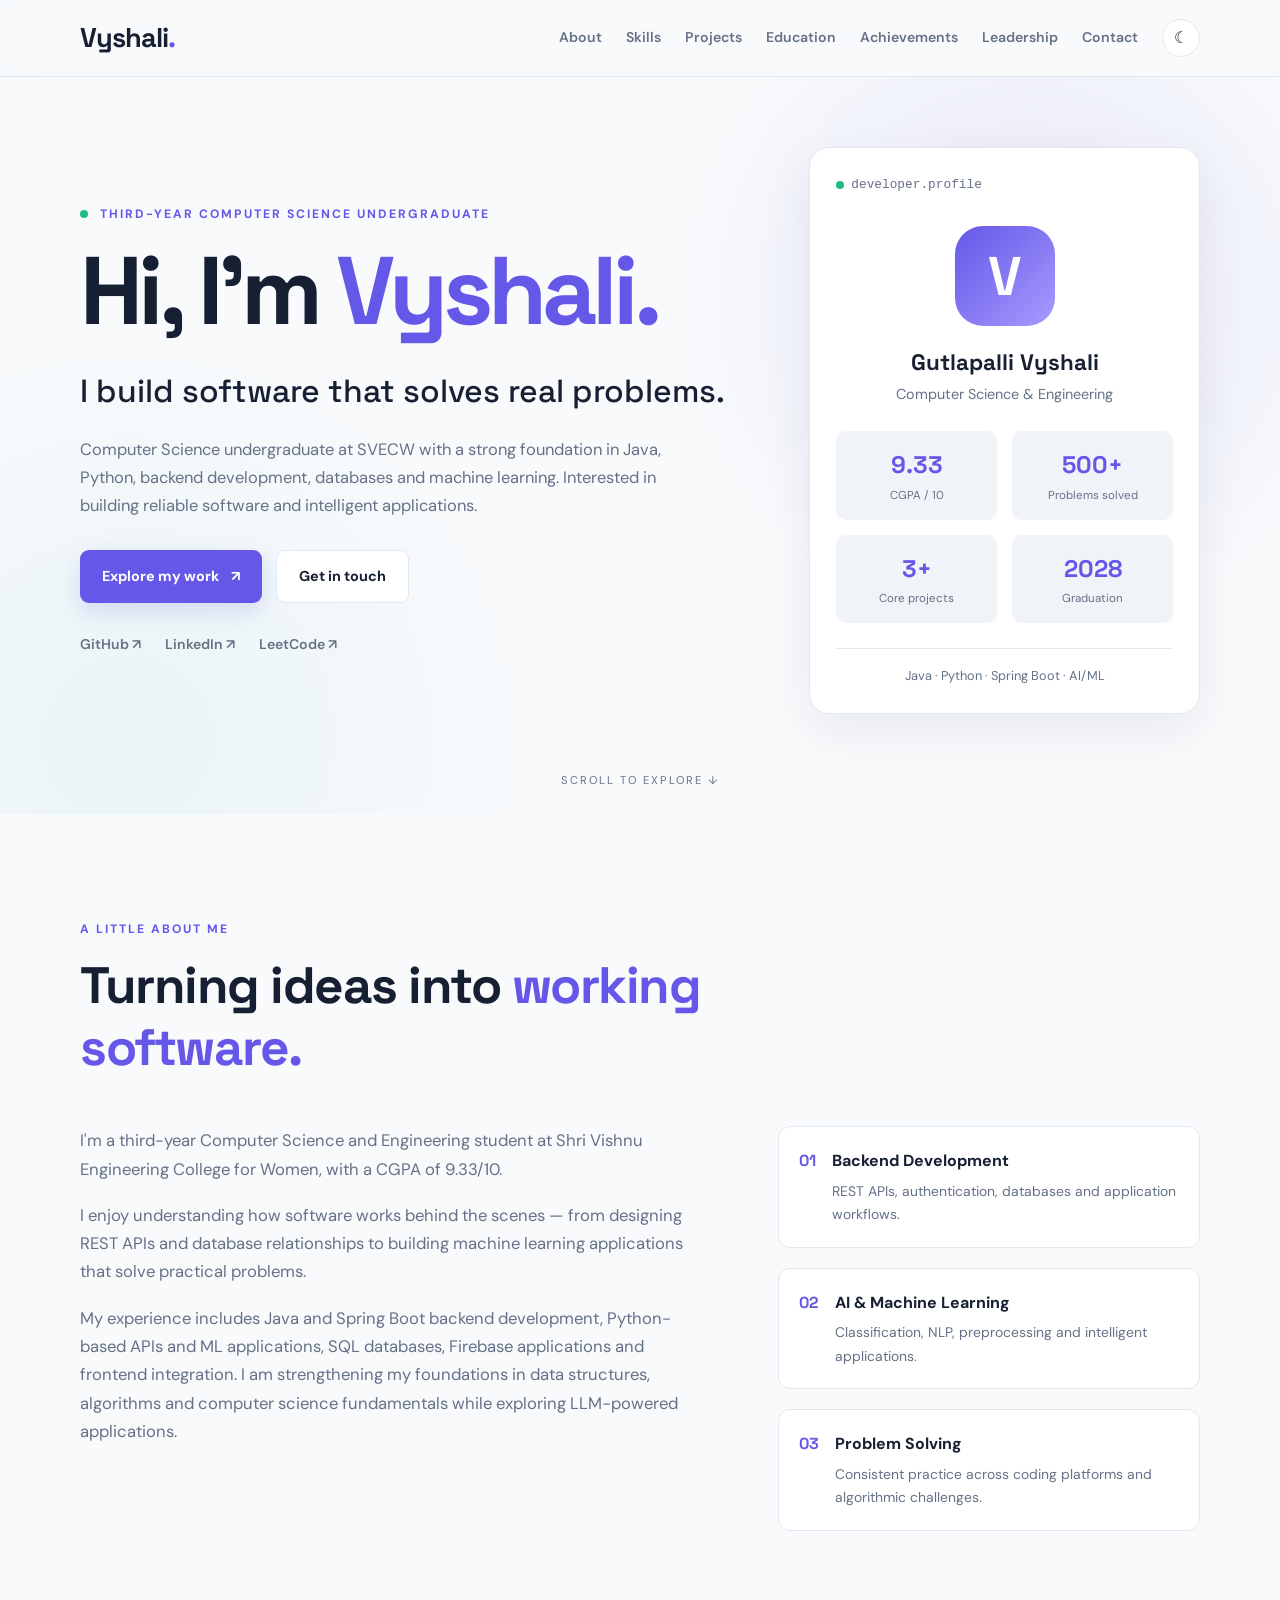
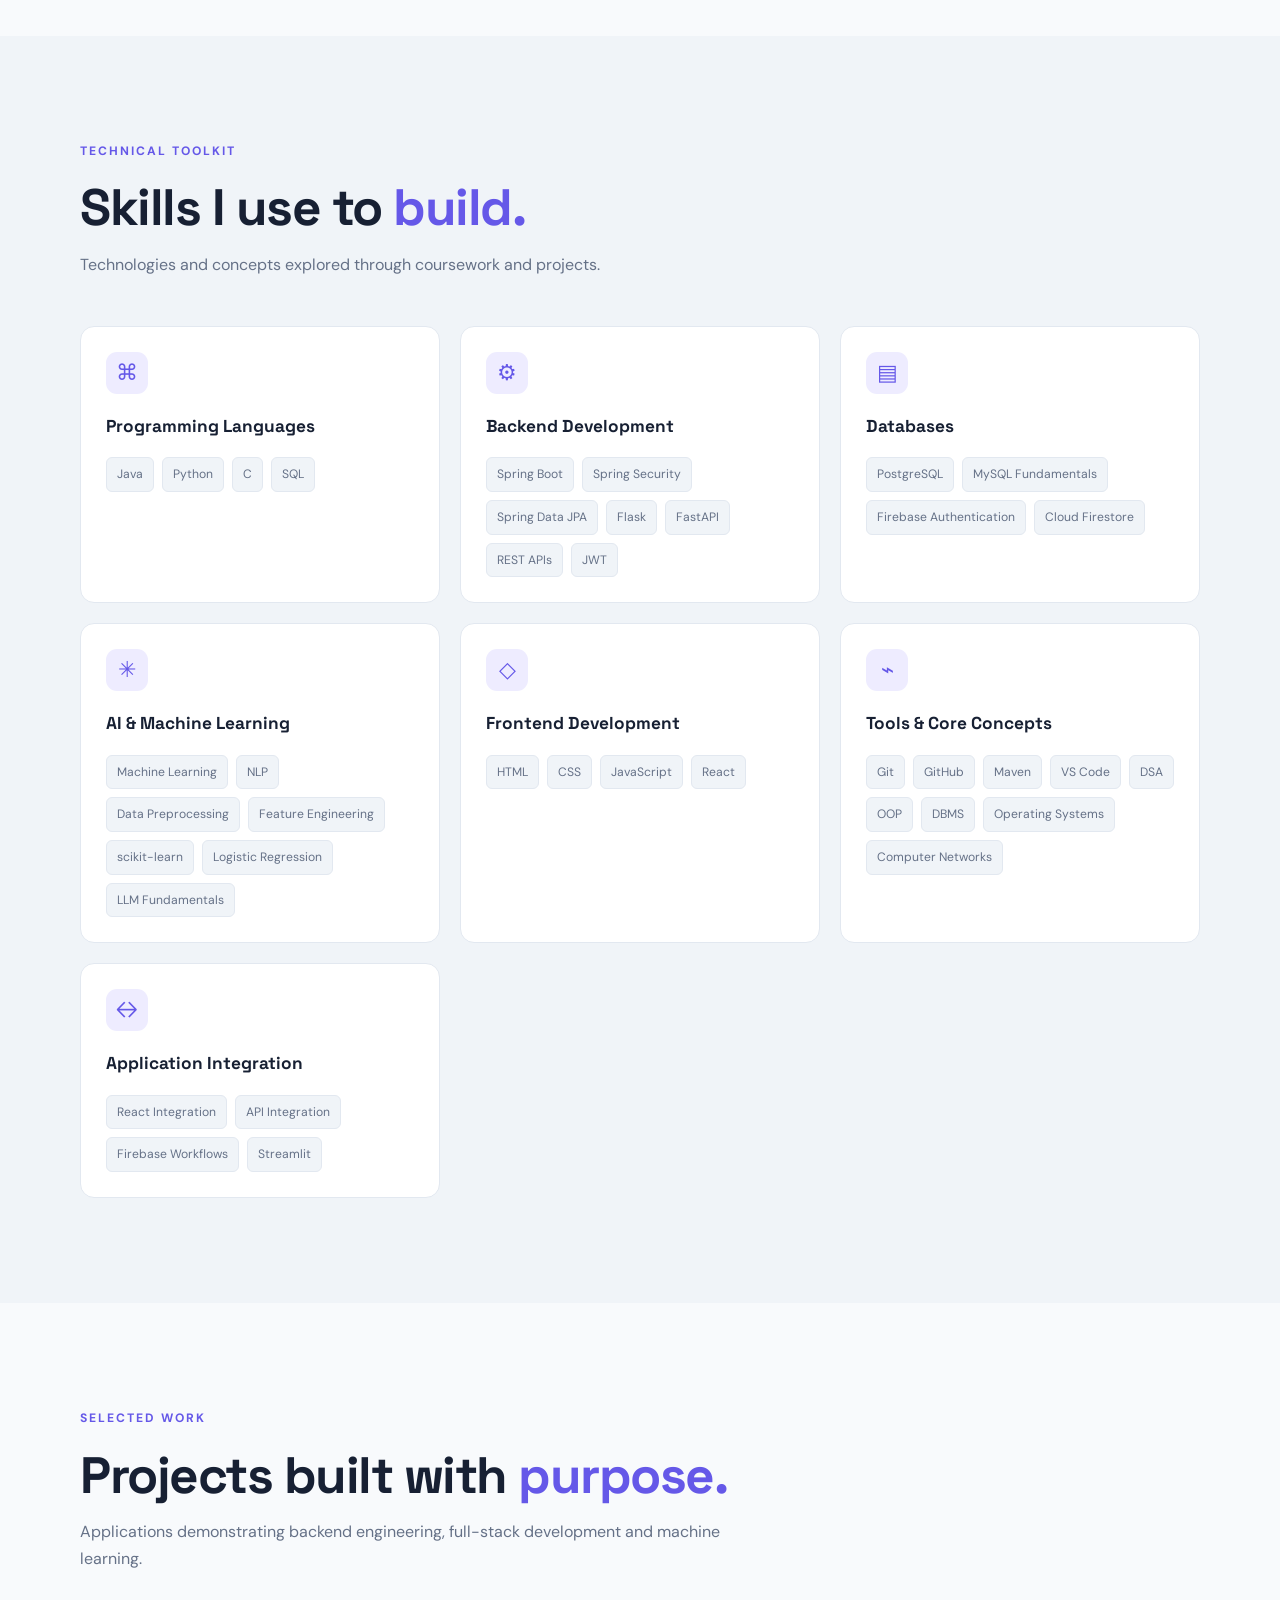
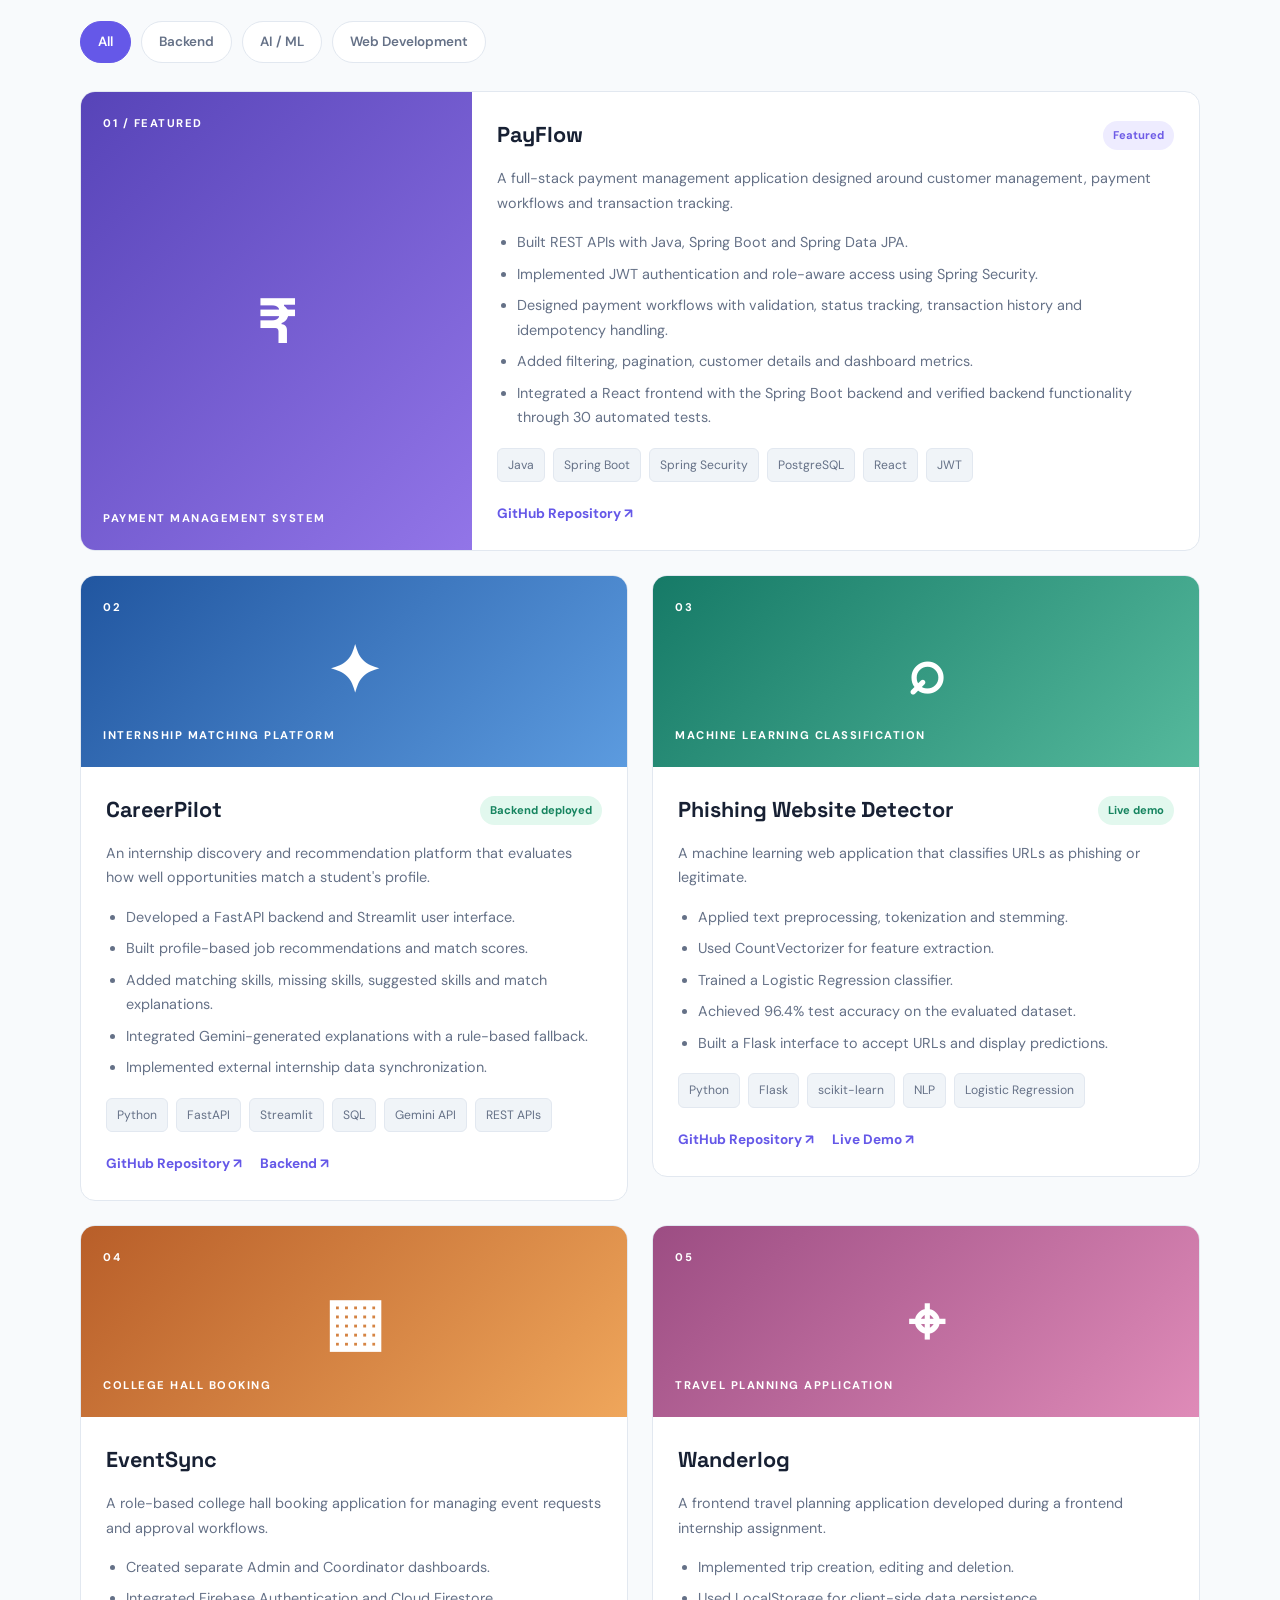
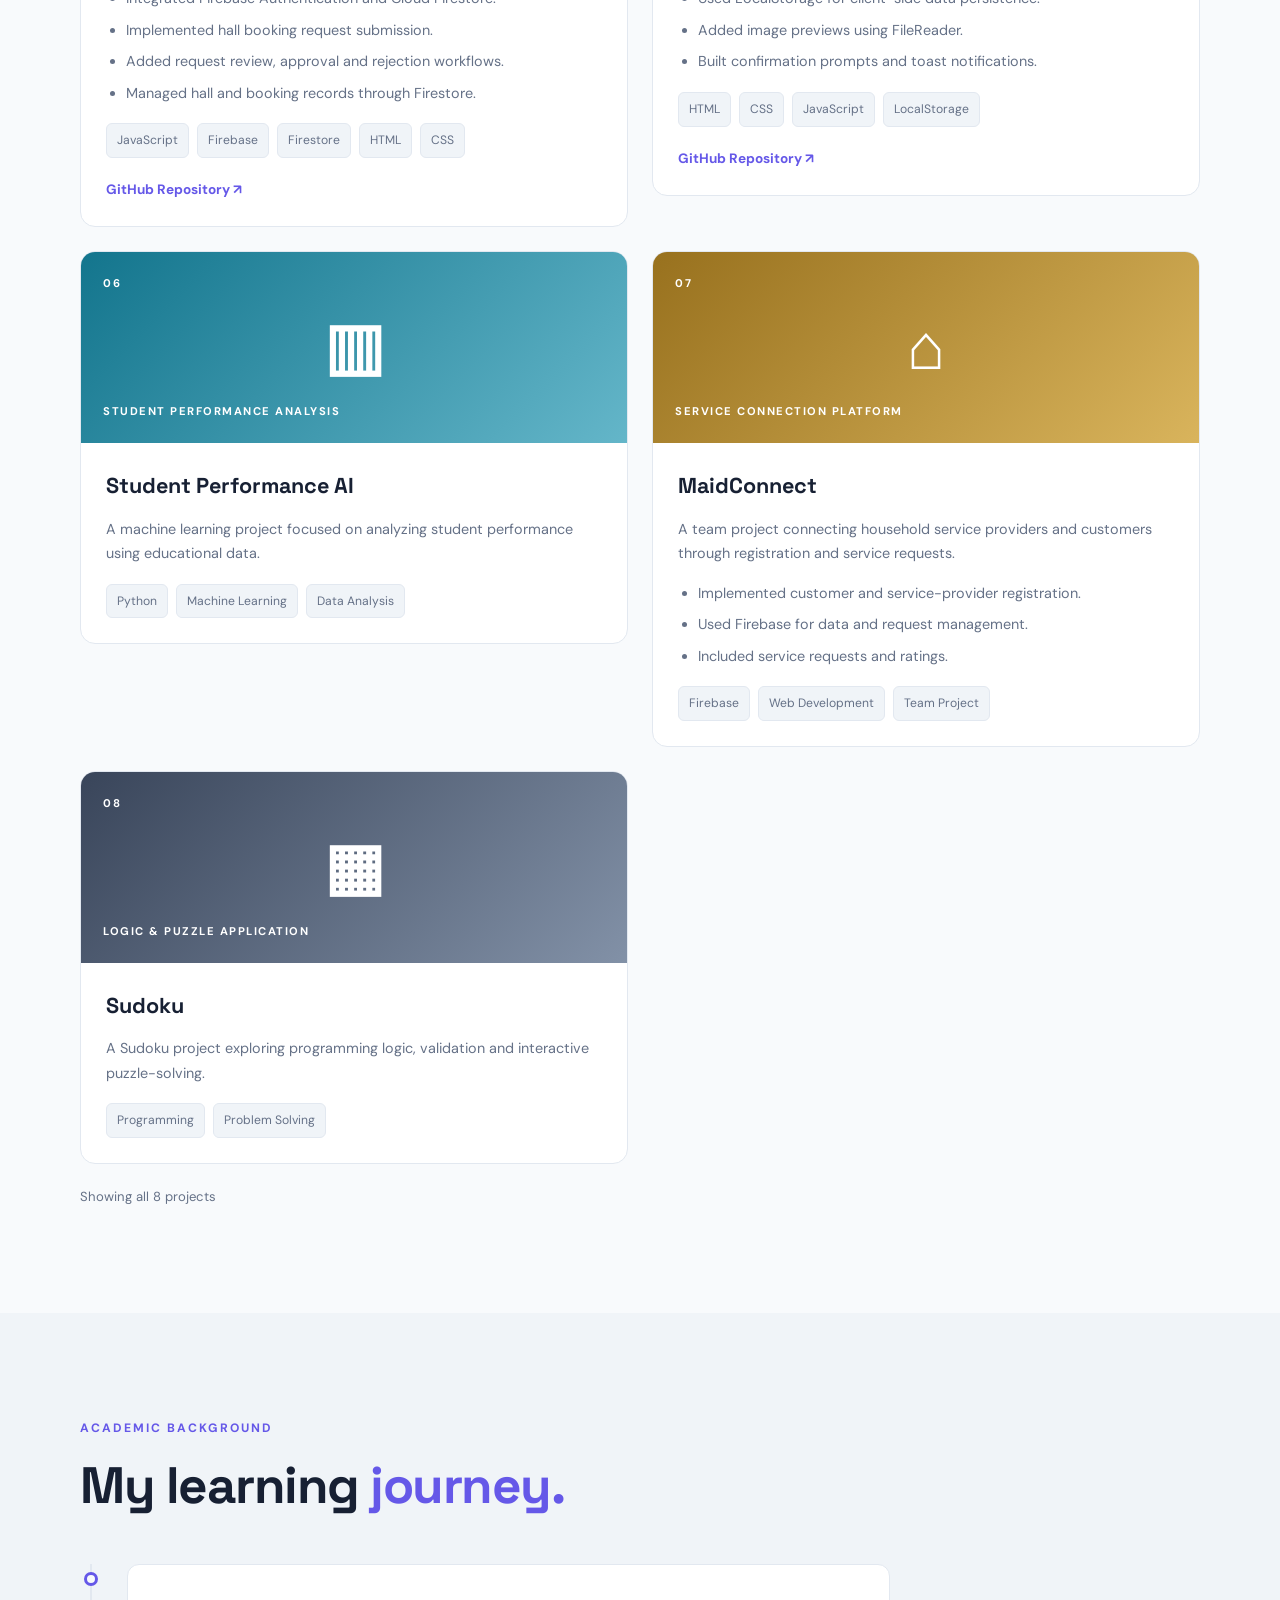
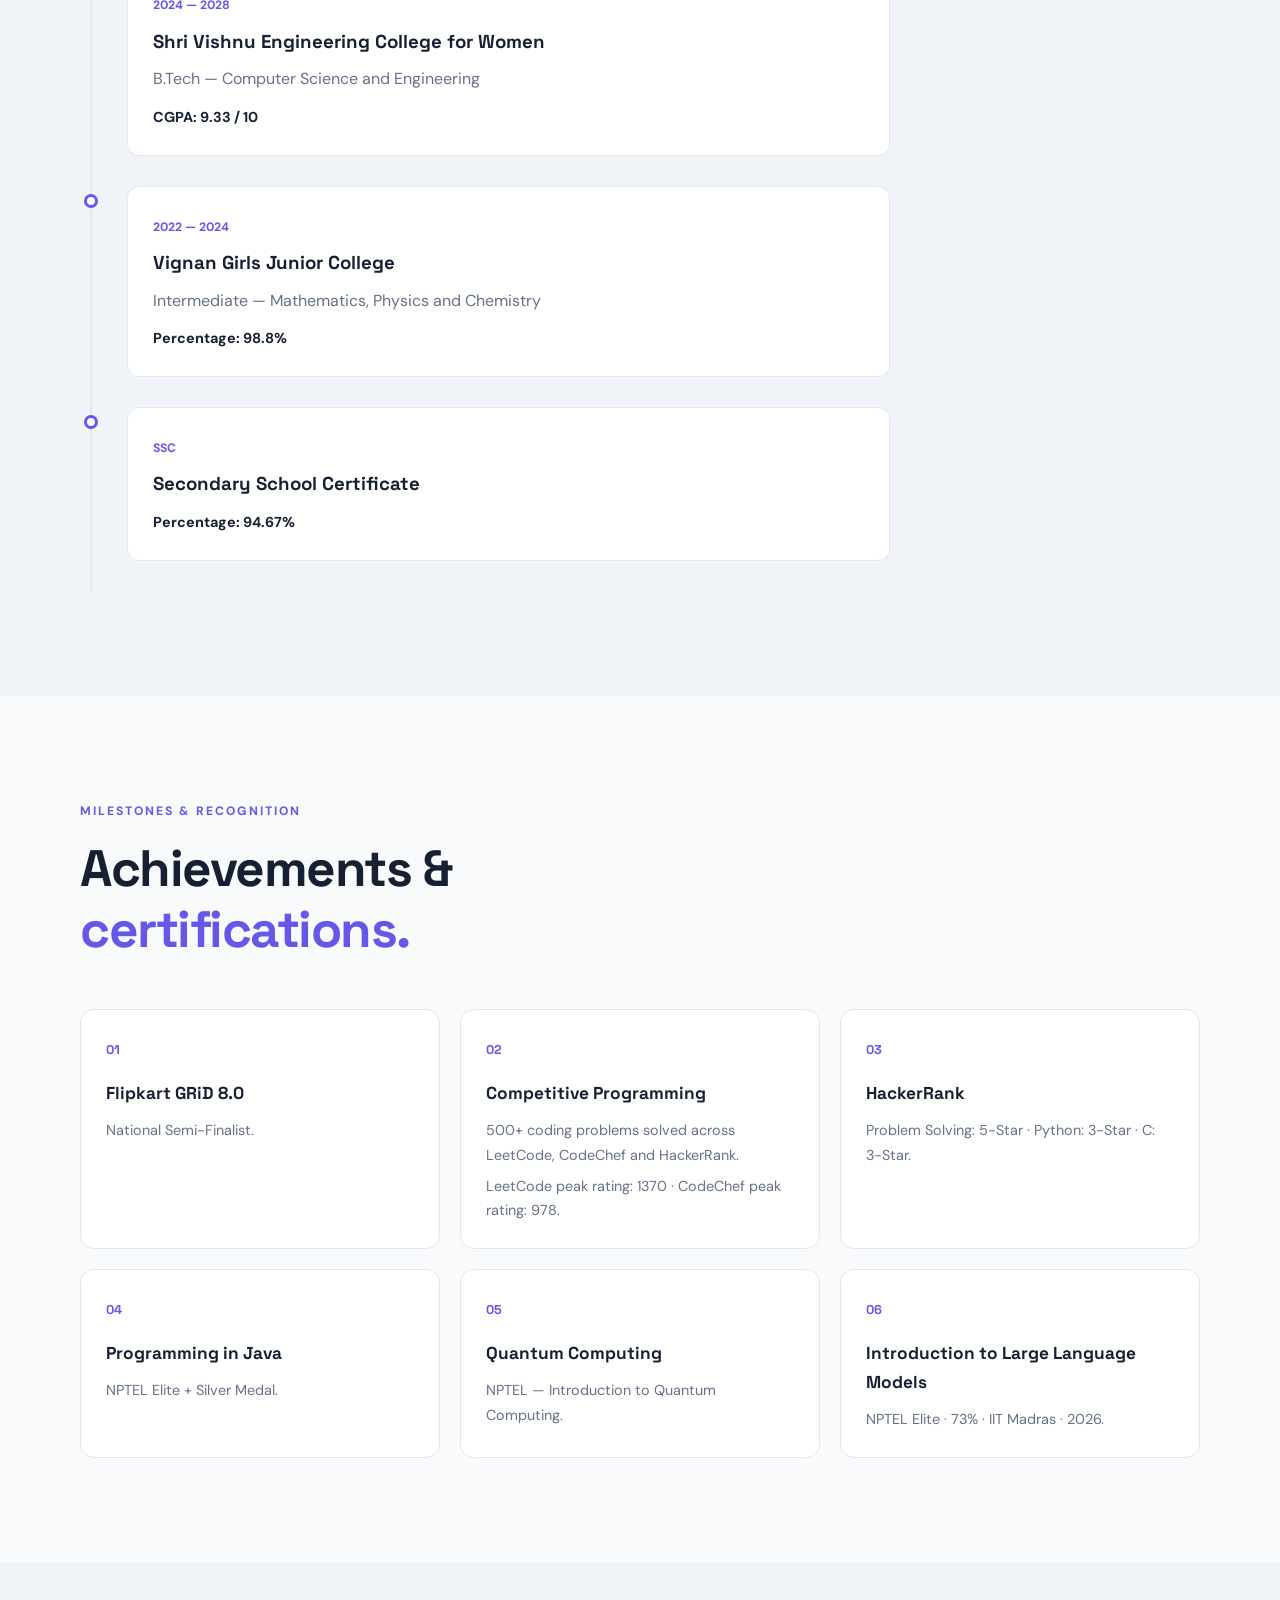
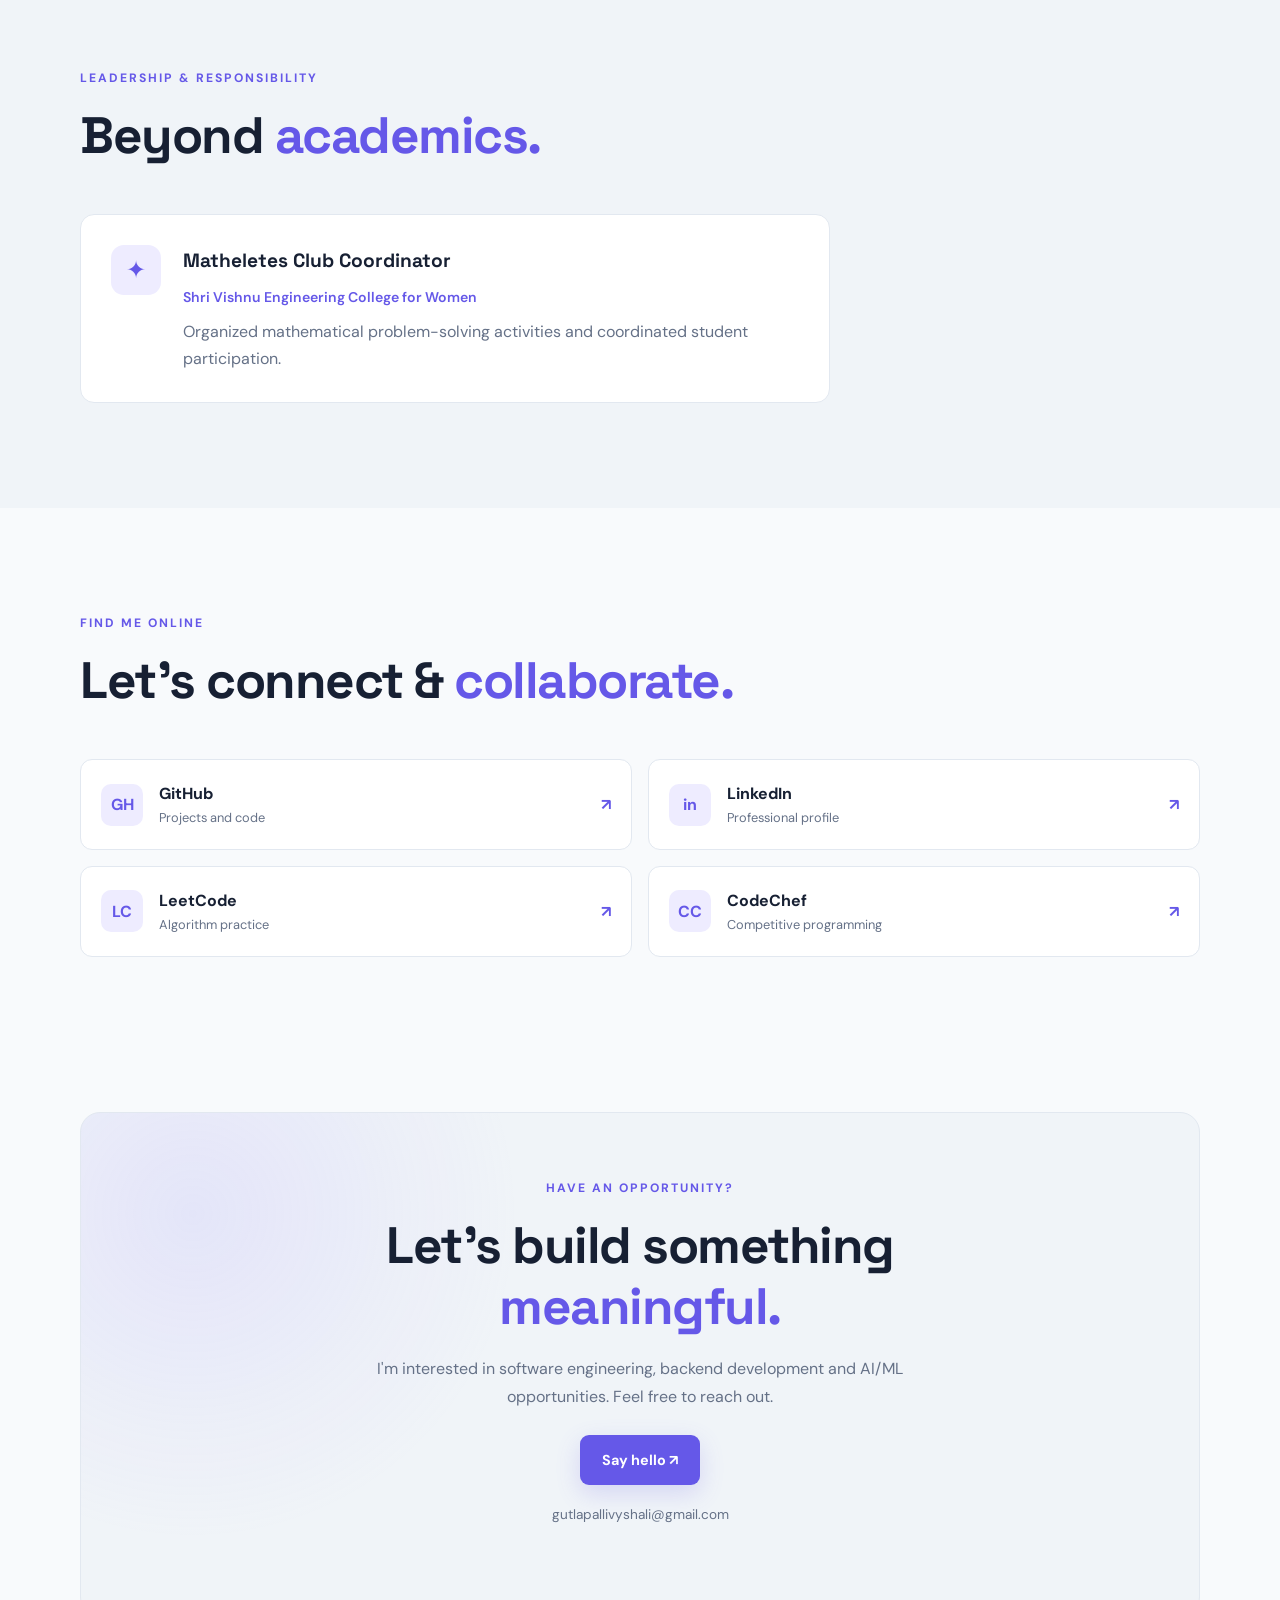
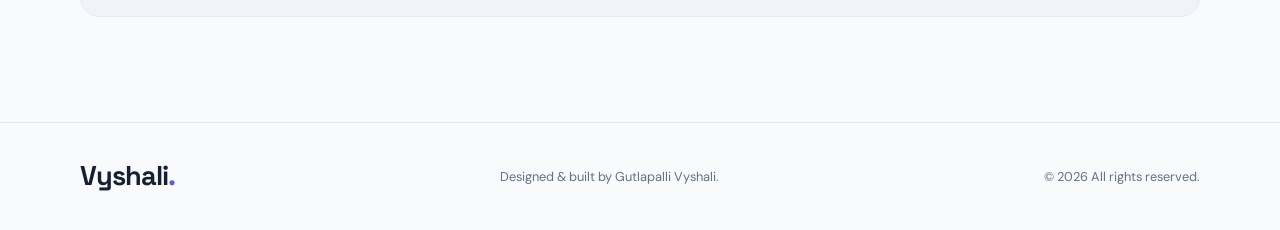
<file: index.html>
<!DOCTYPE html>
<html lang="en">
<head>
  <meta charset="UTF-8">
  <meta name="viewport" content="width=device-width, initial-scale=1.0">
  <meta name="description" content="Gutlapalli Vyshali — Computer Science undergraduate, software developer and AI/ML enthusiast. Explore projects, skills and achievements.">
  <meta name="theme-color" content="#f8fafc">
  <title>Gutlapalli Vyshali | Software Developer</title>
  <link rel="preconnect" href="https://fonts.googleapis.com">
  <link rel="preconnect" href="https://fonts.gstatic.com" crossorigin>
  <link href="https://fonts.googleapis.com/css2?family=DM+Sans:wght@400;500;600;700&family=Space+Grotesk:wght@400;500;600;700&display=swap" rel="stylesheet">
  <link rel="stylesheet" href="style.css">
</head>
<body>

  <header class="site-header">
    <nav class="navbar container">
      <a class="logo" href="#home">Vyshali<span>.</span></a>

      <button class="menu-toggle" id="menu-toggle" aria-label="Open navigation" aria-expanded="false">
        <span></span><span></span><span></span>
      </button>

      <div class="nav-links" id="nav-links">
        <a href="#about">About</a>
        <a href="#skills">Skills</a>
        <a href="#projects">Projects</a>
        <a href="#education">Education</a>
        <a href="#achievements">Achievements</a>
        <a href="#leadership">Leadership</a>
        <a href="#contact">Contact</a>
        <button class="theme-toggle" id="theme-toggle" aria-label="Toggle theme">
          <span id="theme-icon">☾</span>
        </button>
      </div>
    </nav>
  </header>

  <main>
    <!-- HERO -->
    <section class="hero" id="home">
      <div class="container hero-content">
        <div class="hero-text reveal">
          <p class="eyebrow"><span class="availability-dot"></span> THIRD-YEAR COMPUTER SCIENCE UNDERGRADUATE</p>
          <h1>Hi, I'm <span class="accent-text">Vyshali.</span></h1>
          <h2>I build software that solves real problems.</h2>
          <p class="hero-description">
            Computer Science undergraduate at SVECW with a strong foundation
            in Java, Python, backend development, databases and machine learning.
            Interested in building reliable software and intelligent applications.
          </p>

          <div class="hero-actions">
            <a class="button button-primary" href="#projects">Explore my work <span>↗</span></a>
            <a class="button button-secondary" href="#contact">Get in touch</a>
          </div>

          <div class="hero-socials">
            <a href="https://github.com/Gutlapallivyshali" target="_blank" rel="noopener noreferrer">GitHub ↗</a>
            <a href="https://www.linkedin.com/in/gutlapalli-vyshali-5b50a8327/" target="_blank" rel="noopener noreferrer">LinkedIn ↗</a>
            <a href="https://leetcode.com/u/vyshali435/" target="_blank" rel="noopener noreferrer">LeetCode ↗</a>
          </div>
        </div>

        <div class="hero-card reveal">
          <div class="hero-card-top">
            <span class="card-dot"></span>
            <span>developer.profile</span>
          </div>
          <div class="profile-avatar">V</div>
          <h3>Gutlapalli Vyshali</h3>
          <p>Computer Science & Engineering</p>
          <div class="profile-stat-grid">
            <div><strong>9.33</strong><span>CGPA / 10</span></div>
            <div><strong>500+</strong><span>Problems solved</span></div>
            <div><strong>3+</strong><span>Core projects</span></div>
            <div><strong>2028</strong><span>Graduation</span></div>
          </div>
          <div class="hero-card-footer">Java · Python · Spring Boot · AI/ML</div>
        </div>
      </div>
      <a class="scroll-indicator" href="#about">SCROLL TO EXPLORE ↓</a>
    </section>

    <!-- ABOUT -->
    <section class="section" id="about">
      <div class="container">
        <div class="section-heading reveal">
          <p class="eyebrow">A LITTLE ABOUT ME</p>
          <h2>Turning ideas into <span class="accent-text">working software.</span></h2>
        </div>

        <div class="about-layout">
          <div class="about-main reveal">
            <p>
              I'm a third-year Computer Science and Engineering student at
              Shri Vishnu Engineering College for Women, with a CGPA of 9.33/10.
            </p>
            <p>
              I enjoy understanding how software works behind the scenes —
              from designing REST APIs and database relationships to building
              machine learning applications that solve practical problems.
            </p>
            <p>
              My experience includes Java and Spring Boot backend development,
              Python-based APIs and ML applications, SQL databases, Firebase
              applications and frontend integration. I am strengthening my
              foundations in data structures, algorithms and computer science
              fundamentals while exploring LLM-powered applications.
            </p>
          </div>

          <div class="about-highlights reveal">
            <div class="highlight-item">
              <span class="highlight-number">01</span>
              <div><h3>Backend Development</h3><p>REST APIs, authentication, databases and application workflows.</p></div>
            </div>
            <div class="highlight-item">
              <span class="highlight-number">02</span>
              <div><h3>AI & Machine Learning</h3><p>Classification, NLP, preprocessing and intelligent applications.</p></div>
            </div>
            <div class="highlight-item">
              <span class="highlight-number">03</span>
              <div><h3>Problem Solving</h3><p>Consistent practice across coding platforms and algorithmic challenges.</p></div>
            </div>
          </div>
        </div>
      </div>
    </section>

    <!-- SKILLS -->
    <section class="section section-soft" id="skills">
      <div class="container">
        <div class="section-heading reveal">
          <p class="eyebrow">TECHNICAL TOOLKIT</p>
          <h2>Skills I use to <span class="accent-text">build.</span></h2>
          <p>Technologies and concepts explored through coursework and projects.</p>
        </div>

        <div class="skills-grid">
          <article class="skill-card reveal">
            <div class="skill-icon">⌘</div>
            <h3>Programming Languages</h3>
            <div class="tag-list">
              <span>Java</span><span>Python</span><span>C</span><span>SQL</span>
            </div>
          </article>

          <article class="skill-card reveal">
            <div class="skill-icon">⚙</div>
            <h3>Backend Development</h3>
            <div class="tag-list">
              <span>Spring Boot</span><span>Spring Security</span>
              <span>Spring Data JPA</span><span>Flask</span>
              <span>FastAPI</span><span>REST APIs</span><span>JWT</span>
            </div>
          </article>

          <article class="skill-card reveal">
            <div class="skill-icon">▤</div>
            <h3>Databases</h3>
            <div class="tag-list">
              <span>PostgreSQL</span><span>MySQL Fundamentals</span>
              <span>Firebase Authentication</span><span>Cloud Firestore</span>
            </div>
          </article>

          <article class="skill-card reveal">
            <div class="skill-icon">✳</div>
            <h3>AI & Machine Learning</h3>
            <div class="tag-list">
              <span>Machine Learning</span><span>NLP</span>
              <span>Data Preprocessing</span><span>Feature Engineering</span>
              <span>scikit-learn</span><span>Logistic Regression</span>
              <span>LLM Fundamentals</span>
            </div>
          </article>

          <article class="skill-card reveal">
            <div class="skill-icon">◇</div>
            <h3>Frontend Development</h3>
            <div class="tag-list">
              <span>HTML</span><span>CSS</span><span>JavaScript</span><span>React</span>
            </div>
          </article>

          <article class="skill-card reveal">
            <div class="skill-icon">⌁</div>
            <h3>Tools & Core Concepts</h3>
            <div class="tag-list">
              <span>Git</span><span>GitHub</span><span>Maven</span><span>VS Code</span>
              <span>DSA</span><span>OOP</span><span>DBMS</span>
              <span>Operating Systems</span><span>Computer Networks</span>
            </div>
          </article>

          <article class="skill-card reveal">
            <div class="skill-icon">↔</div>
            <h3>Application Integration</h3>
            <div class="tag-list">
              <span>React Integration</span><span>API Integration</span>
              <span>Firebase Workflows</span><span>Streamlit</span>
            </div>
          </article>
        </div>
      </div>
    </section>

    <!-- PROJECTS -->
    <section class="section" id="projects">
      <div class="container">
        <div class="section-heading reveal">
          <p class="eyebrow">SELECTED WORK</p>
          <h2>Projects built with <span class="accent-text">purpose.</span></h2>
          <p>Applications demonstrating backend engineering, full-stack development and machine learning.</p>
        </div>

        <div class="project-filters reveal">
          <button class="filter-button active" data-filter="all">All</button>
          <button class="filter-button" data-filter="backend">Backend</button>
          <button class="filter-button" data-filter="ai">AI / ML</button>
          <button class="filter-button" data-filter="web">Web Development</button>
        </div>

        <div class="projects-grid" id="projects-grid">

          <!-- PAYFLOW -->
          <article class="project-card project-featured reveal" data-category="backend web">
            <div class="project-visual visual-purple">
              <span class="project-number">01 / FEATURED</span>
              <div class="visual-icon">₹</div>
              <span class="visual-caption">PAYMENT MANAGEMENT SYSTEM</span>
            </div>
            <div class="project-body">
              <div class="project-title-row">
                <h3>PayFlow</h3>
                <span class="status status-featured">Featured</span>
              </div>
              <p>
                A full-stack payment management application designed around
                customer management, payment workflows and transaction tracking.
              </p>
              <ul class="project-points">
                <li>Built REST APIs with Java, Spring Boot and Spring Data JPA.</li>
                <li>Implemented JWT authentication and role-aware access using Spring Security.</li>
                <li>Designed payment workflows with validation, status tracking, transaction history and idempotency handling.</li>
                <li>Added filtering, pagination, customer details and dashboard metrics.</li>
                <li>Integrated a React frontend with the Spring Boot backend and verified backend functionality through 30 automated tests.</li>
              </ul>
              <div class="project-tags">
                <span>Java</span><span>Spring Boot</span><span>Spring Security</span>
                <span>PostgreSQL</span><span>React</span><span>JWT</span>
              </div>
              <div class="project-links">
                <a href="https://github.com/Gutlapallivyshali/PayFlow" target="_blank" rel="noopener noreferrer">GitHub Repository ↗</a>
              </div>
            </div>
          </article>

          <!-- CAREERPILOT -->
          <article class="project-card reveal" data-category="backend ai web">
            <div class="project-visual visual-blue">
              <span class="project-number">02</span>
              <div class="visual-icon">✦</div>
              <span class="visual-caption">INTERNSHIP MATCHING PLATFORM</span>
            </div>
            <div class="project-body">
              <div class="project-title-row">
                <h3>CareerPilot</h3>
                <span class="status status-live">Backend deployed</span>
              </div>
              <p>
                An internship discovery and recommendation platform that
                evaluates how well opportunities match a student's profile.
              </p>
              <ul class="project-points">
                <li>Developed a FastAPI backend and Streamlit user interface.</li>
                <li>Built profile-based job recommendations and match scores.</li>
                <li>Added matching skills, missing skills, suggested skills and match explanations.</li>
                <li>Integrated Gemini-generated explanations with a rule-based fallback.</li>
                <li>Implemented external internship data synchronization.</li>
              </ul>
              <div class="project-tags">
                <span>Python</span><span>FastAPI</span><span>Streamlit</span>
                <span>SQL</span><span>Gemini API</span><span>REST APIs</span>
              </div>
              <div class="project-links">
                <a href="https://github.com/Gutlapallivyshali/CareerPilot" target="_blank" rel="noopener noreferrer">GitHub Repository ↗</a>
                <a href="https://careerpilot-backend-4n5p.onrender.com" target="_blank" rel="noopener noreferrer">Backend ↗</a>
              </div>
            </div>
          </article>

          <!-- PHISHING DETECTOR -->
          <article class="project-card reveal" data-category="ai backend">
            <div class="project-visual visual-green">
              <span class="project-number">03</span>
              <div class="visual-icon">⌕</div>
              <span class="visual-caption">MACHINE LEARNING CLASSIFICATION</span>
            </div>
            <div class="project-body">
              <div class="project-title-row">
                <h3>Phishing Website Detector</h3>
                <span class="status status-live">Live demo</span>
              </div>
              <p>
                A machine learning web application that classifies URLs
                as phishing or legitimate.
              </p>
              <ul class="project-points">
                <li>Applied text preprocessing, tokenization and stemming.</li>
                <li>Used CountVectorizer for feature extraction.</li>
                <li>Trained a Logistic Regression classifier.</li>
                <li>Achieved 96.4% test accuracy on the evaluated dataset.</li>
                <li>Built a Flask interface to accept URLs and display predictions.</li>
              </ul>
              <div class="project-tags">
                <span>Python</span><span>Flask</span><span>scikit-learn</span>
                <span>NLP</span><span>Logistic Regression</span>
              </div>
              <div class="project-links">
                <a href="https://github.com/Gutlapallivyshali/phishing-website-detector" target="_blank" rel="noopener noreferrer">GitHub Repository ↗</a>
                <a href="https://phishing-website-detector-13pm.onrender.com/" target="_blank" rel="noopener noreferrer">Live Demo ↗</a>
              </div>
            </div>
          </article>

          <!-- EVENTSYNC -->
          <article class="project-card reveal" data-category="web">
            <div class="project-visual visual-orange">
              <span class="project-number">04</span>
              <div class="visual-icon">▦</div>
              <span class="visual-caption">COLLEGE HALL BOOKING</span>
            </div>
            <div class="project-body">
              <div class="project-title-row">
                <h3>EventSync</h3>
              </div>
              <p>
                A role-based college hall booking application for managing
                event requests and approval workflows.
              </p>
              <ul class="project-points">
                <li>Created separate Admin and Coordinator dashboards.</li>
                <li>Integrated Firebase Authentication and Cloud Firestore.</li>
                <li>Implemented hall booking request submission.</li>
                <li>Added request review, approval and rejection workflows.</li>
                <li>Managed hall and booking records through Firestore.</li>
              </ul>
              <div class="project-tags">
                <span>JavaScript</span><span>Firebase</span>
                <span>Firestore</span><span>HTML</span><span>CSS</span>
              </div>
              <div class="project-links">
                <a href="https://github.com/Gutlapallivyshali/EventSync" target="_blank" rel="noopener noreferrer">GitHub Repository ↗</a>
              </div>
            </div>
          </article>

          <!-- WANDERLOG -->
          <article class="project-card reveal" data-category="web">
            <div class="project-visual visual-pink">
              <span class="project-number">05</span>
              <div class="visual-icon">⌖</div>
              <span class="visual-caption">TRAVEL PLANNING APPLICATION</span>
            </div>
            <div class="project-body">
              <div class="project-title-row"><h3>Wanderlog</h3></div>
              <p>
                A frontend travel planning application developed during
                a frontend internship assignment.
              </p>
              <ul class="project-points">
                <li>Implemented trip creation, editing and deletion.</li>
                <li>Used LocalStorage for client-side data persistence.</li>
                <li>Added image previews using FileReader.</li>
                <li>Built confirmation prompts and toast notifications.</li>
              </ul>
              <div class="project-tags">
                <span>HTML</span><span>CSS</span><span>JavaScript</span><span>LocalStorage</span>
              </div>
              <div class="project-links">
                <a href="https://github.com/Gutlapallivyshali/wanderlog" target="_blank" rel="noopener noreferrer">GitHub Repository ↗</a>
              </div>
            </div>
          </article>

          <!-- STUDENT PERFORMANCE AI -->
          <article class="project-card reveal" data-category="ai">
            <div class="project-visual visual-cyan">
              <span class="project-number">06</span>
              <div class="visual-icon">▥</div>
              <span class="visual-caption">STUDENT PERFORMANCE ANALYSIS</span>
            </div>
            <div class="project-body">
              <div class="project-title-row"><h3>Student Performance AI</h3></div>
              <p>
                A machine learning project focused on analyzing student
                performance using educational data.
              </p>
              <div class="project-tags">
                <span>Python</span><span>Machine Learning</span><span>Data Analysis</span>
              </div>
            </div>
          </article>

          <!-- MAIDCONNECT -->
          <article class="project-card reveal" data-category="web">
            <div class="project-visual visual-yellow">
              <span class="project-number">07</span>
              <div class="visual-icon">⌂</div>
              <span class="visual-caption">SERVICE CONNECTION PLATFORM</span>
            </div>
            <div class="project-body">
              <div class="project-title-row"><h3>MaidConnect</h3></div>
              <p>
                A team project connecting household service providers
                and customers through registration and service requests.
              </p>
              <ul class="project-points">
                <li>Implemented customer and service-provider registration.</li>
                <li>Used Firebase for data and request management.</li>
                <li>Included service requests and ratings.</li>
              </ul>
              <div class="project-tags">
                <span>Firebase</span><span>Web Development</span><span>Team Project</span>
              </div>
            </div>
          </article>

          <!-- SUDOKU -->
          <article class="project-card reveal" data-category="web">
            <div class="project-visual visual-slate">
              <span class="project-number">08</span>
              <div class="visual-icon">▦</div>
              <span class="visual-caption">LOGIC & PUZZLE APPLICATION</span>
            </div>
            <div class="project-body">
              <div class="project-title-row"><h3>Sudoku</h3></div>
              <p>
                A Sudoku project exploring programming logic,
                validation and interactive puzzle-solving.
              </p>
              <div class="project-tags">
                <span>Programming</span><span>Problem Solving</span>
              </div>
            </div>
          </article>

        </div>
        <p class="project-count" id="project-count" aria-live="polite">Showing all projects</p>
      </div>
    </section>

    <!-- EDUCATION -->
    <section class="section section-soft" id="education">
      <div class="container">
        <div class="section-heading reveal">
          <p class="eyebrow">ACADEMIC BACKGROUND</p>
          <h2>My learning <span class="accent-text">journey.</span></h2>
        </div>

        <div class="timeline">
          <article class="timeline-item reveal">
            <div class="timeline-marker"></div>
            <div class="timeline-card">
              <span class="timeline-date">2024 — 2028</span>
              <h3>Shri Vishnu Engineering College for Women</h3>
              <p>B.Tech — Computer Science and Engineering</p>
              <strong>CGPA: 9.33 / 10</strong>
            </div>
          </article>

          <article class="timeline-item reveal">
            <div class="timeline-marker"></div>
            <div class="timeline-card">
              <span class="timeline-date">2022 — 2024</span>
              <h3>Vignan Girls Junior College</h3>
              <p>Intermediate — Mathematics, Physics and Chemistry</p>
              <strong>Percentage: 98.8%</strong>
            </div>
          </article>

          <article class="timeline-item reveal">
            <div class="timeline-marker"></div>
            <div class="timeline-card">
              <span class="timeline-date">SSC</span>
              <h3>Secondary School Certificate</h3>
              <strong>Percentage: 94.67%</strong>
            </div>
          </article>
        </div>
      </div>
    </section>

    <!-- ACHIEVEMENTS -->
    <section class="section" id="achievements">
      <div class="container">
        <div class="section-heading reveal">
          <p class="eyebrow">MILESTONES & RECOGNITION</p>
          <h2>Achievements & <span class="accent-text">certifications.</span></h2>
        </div>

        <div class="achievement-grid">
          <article class="achievement-card reveal">
            <span class="achievement-number">01</span>
            <h3>Flipkart GRiD 8.0</h3>
            <p>National Semi-Finalist.</p>
          </article>

          <article class="achievement-card reveal">
            <span class="achievement-number">02</span>
            <h3>Competitive Programming</h3>
            <p>500+ coding problems solved across LeetCode, CodeChef and HackerRank.</p>
            <p>LeetCode peak rating: 1370 · CodeChef peak rating: 978.</p>
          </article>

          <article class="achievement-card reveal">
            <span class="achievement-number">03</span>
            <h3>HackerRank</h3>
            <p>Problem Solving: 5-Star · Python: 3-Star · C: 3-Star.</p>
          </article>

          <article class="achievement-card reveal">
            <span class="achievement-number">04</span>
            <h3>Programming in Java</h3>
            <p>NPTEL Elite + Silver Medal.</p>
          </article>

          <article class="achievement-card reveal">
            <span class="achievement-number">05</span>
            <h3>Quantum Computing</h3>
            <p>NPTEL — Introduction to Quantum Computing.</p>
          </article>

          <article class="achievement-card reveal">
            <span class="achievement-number">06</span>
            <h3>Introduction to Large Language Models</h3>
            <p>NPTEL Elite · 73% · IIT Madras · 2026.</p>
          </article>
        </div>
      </div>
    </section>

    <!-- LEADERSHIP -->
    <section class="section section-soft" id="leadership">
      <div class="container">
        <div class="section-heading reveal">
          <p class="eyebrow">LEADERSHIP & RESPONSIBILITY</p>
          <h2>Beyond <span class="accent-text">academics.</span></h2>
        </div>

        <article class="leadership-card reveal">
          <div class="leadership-icon">✦</div>
          <div>
            <h3>Matheletes Club Coordinator</h3>
            <p class="leadership-subtitle">Shri Vishnu Engineering College for Women</p>
            <p>
              Organized mathematical problem-solving activities and
              coordinated student participation.
            </p>
          </div>
        </article>
      </div>
    </section>

    <!-- PROFILES -->
    <section class="section" id="profiles">
      <div class="container">
        <div class="section-heading reveal">
          <p class="eyebrow">FIND ME ONLINE</p>
          <h2>Let's connect & <span class="accent-text">collaborate.</span></h2>
        </div>

        <div class="profiles-grid">
          <a class="profile-card reveal" href="https://github.com/Gutlapallivyshali" target="_blank" rel="noopener noreferrer">
            <span>GH</span><div><h3>GitHub</h3><p>Projects and code</p></div><b>↗</b>
          </a>
          <a class="profile-card reveal" href="https://www.linkedin.com/in/gutlapalli-vyshali-5b50a8327/" target="_blank" rel="noopener noreferrer">
            <span>in</span><div><h3>LinkedIn</h3><p>Professional profile</p></div><b>↗</b>
          </a>
          <a class="profile-card reveal" href="https://leetcode.com/u/vyshali435/" target="_blank" rel="noopener noreferrer">
            <span>LC</span><div><h3>LeetCode</h3><p>Algorithm practice</p></div><b>↗</b>
          </a>
          <a class="profile-card reveal" href="https://www.codechef.com/users/gvyshali" target="_blank" rel="noopener noreferrer">
            <span>CC</span><div><h3>CodeChef</h3><p>Competitive programming</p></div><b>↗</b>
          </a>
        </div>
      </div>
    </section>

    <!-- CONTACT -->
    <section class="section contact-section" id="contact">
      <div class="container">
        <div class="contact-panel reveal">
          <p class="eyebrow">HAVE AN OPPORTUNITY?</p>
          <h2>Let's build something <span class="accent-text">meaningful.</span></h2>
          <p>
            I'm interested in software engineering, backend development
            and AI/ML opportunities. Feel free to reach out.
          </p>
          <a class="button button-primary" href="mailto:gutlapallivyshali@gmail.com">
            Say hello ↗
          </a>
          <p class="contact-email">gutlapallivyshali@gmail.com</p>
        </div>
      </div>
    </section>
  </main>

  <footer class="footer">
    <div class="container footer-content">
      <a class="logo" href="#home">Vyshali<span>.</span></a>
      <p>Designed & built by Gutlapalli Vyshali.</p>
      <p>© <span id="current-year"></span> All rights reserved.</p>
    </div>
  </footer>

  <script src="script.js"></script>
</body>
</html>
</file>
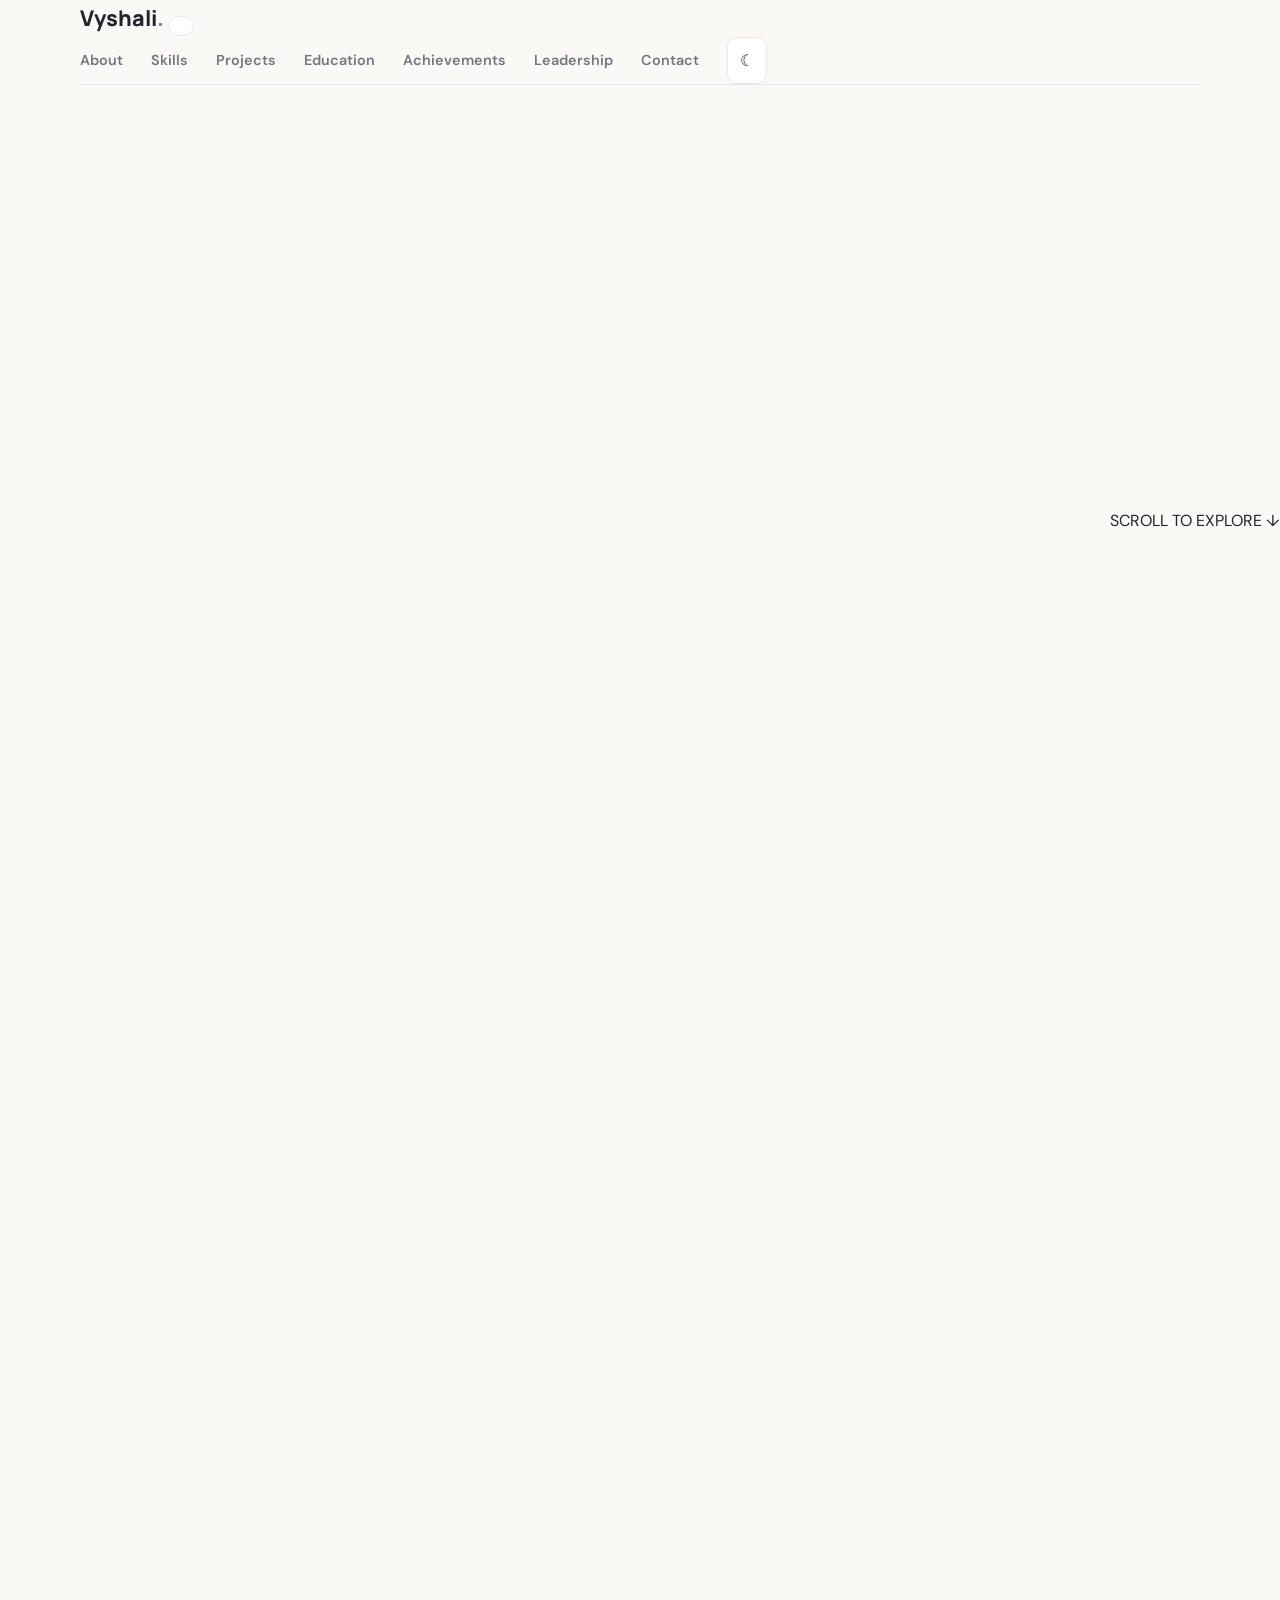
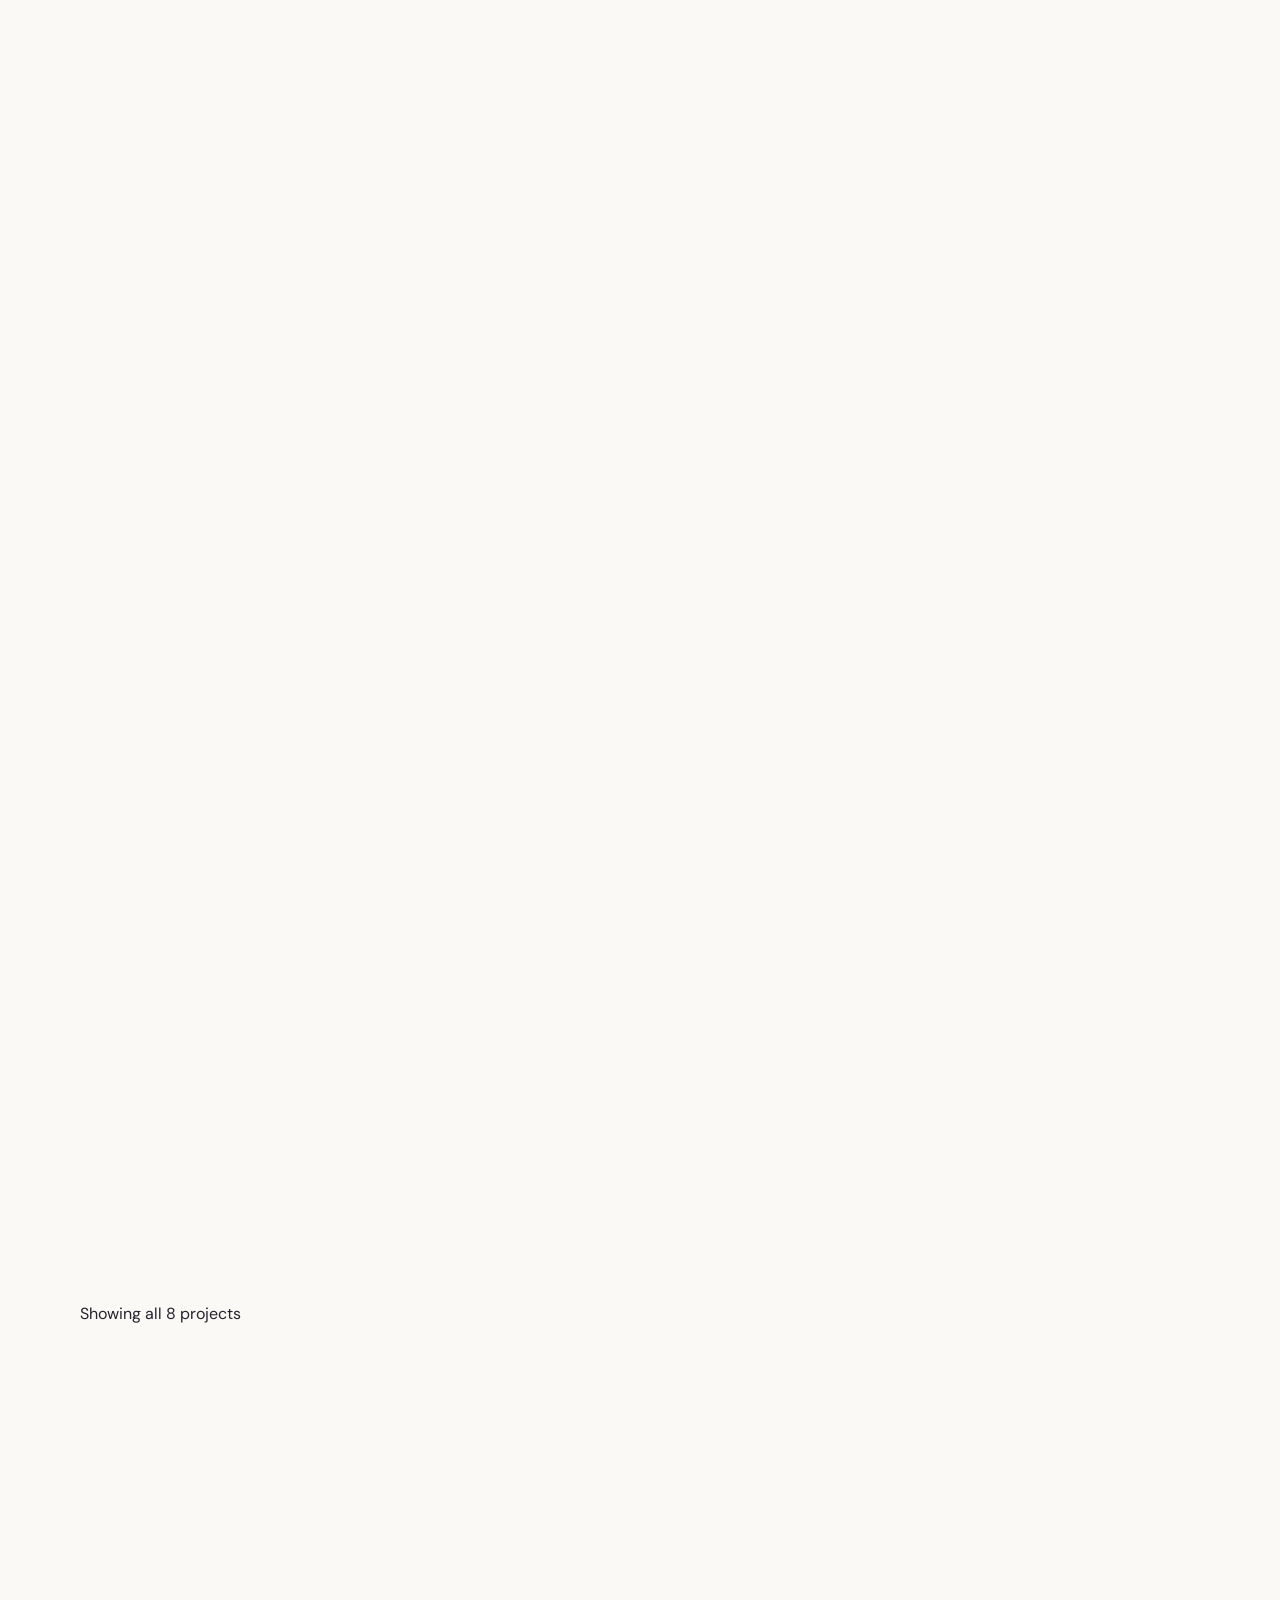
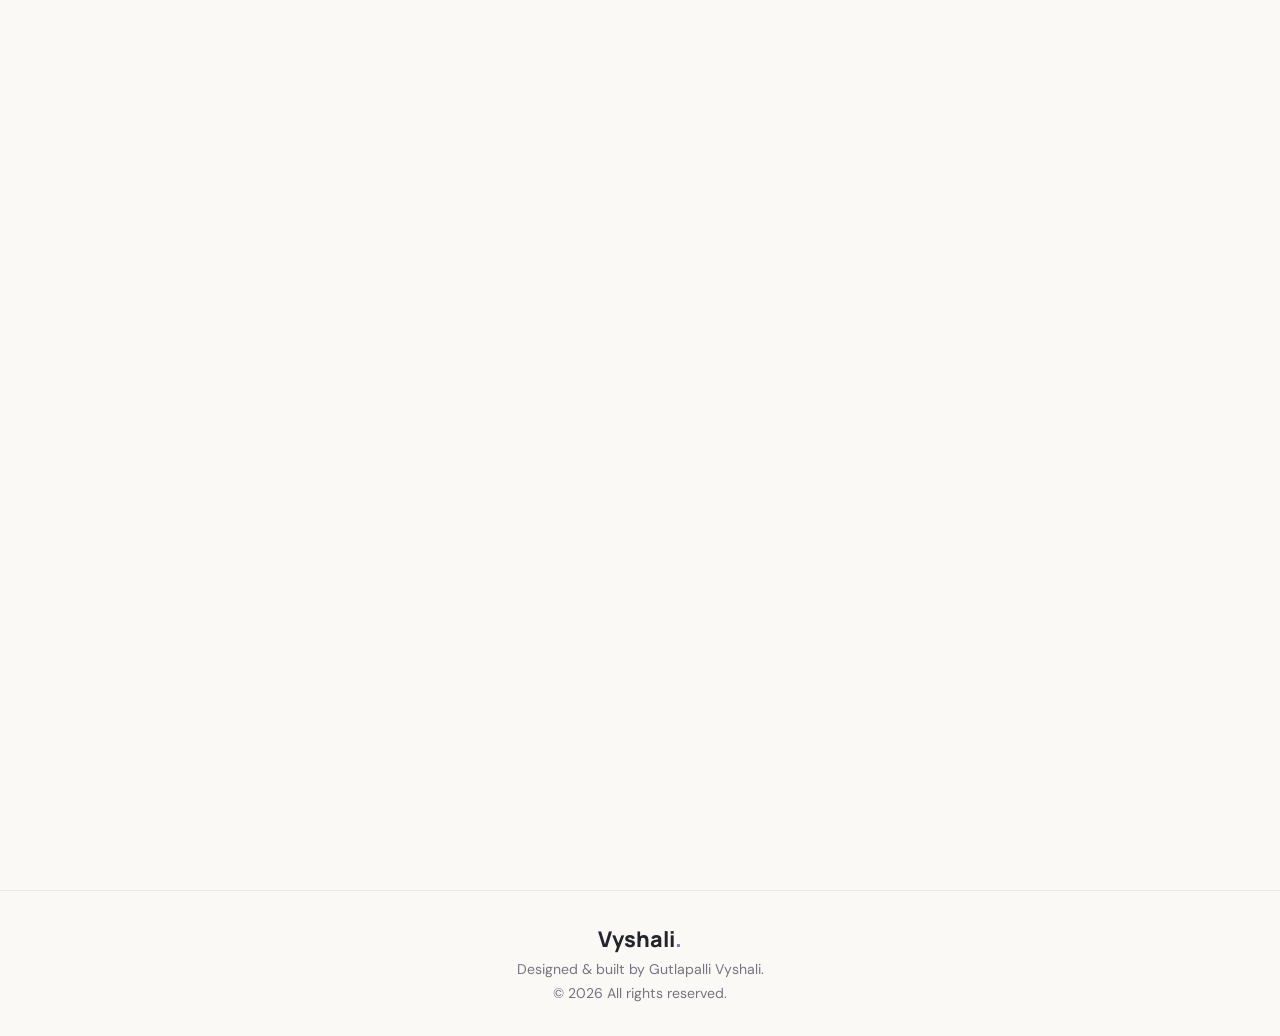
<file: vyshali-portfolio/index.html>
<!DOCTYPE html>
<html lang="en">
<head>
  <meta charset="UTF-8">
  <meta name="viewport" content="width=device-width, initial-scale=1.0">
  <meta name="description" content="Gutlapalli Vyshali — Computer Science undergraduate, software developer and AI/ML enthusiast. Explore projects, skills and achievements.">
  <meta name="theme-color" content="#f8fafc">
  <title>Gutlapalli Vyshali | Software Developer</title>
  <link rel="preconnect" href="https://fonts.googleapis.com">
  <link rel="preconnect" href="https://fonts.gstatic.com" crossorigin>
  <link href="https://fonts.googleapis.com/css2?family=DM+Sans:wght@400;500;600;700&family=Space+Grotesk:wght@400;500;600;700&display=swap" rel="stylesheet">
  <link rel="stylesheet" href="style.css">
</head>
<body>

  <header class="site-header">
    <nav class="navbar container">
      <a class="logo" href="#home">Vyshali<span>.</span></a>

      <button class="menu-toggle" id="menu-toggle" aria-label="Open navigation" aria-expanded="false">
        <span></span><span></span><span></span>
      </button>

      <div class="nav-links" id="nav-links">
        <a href="#about">About</a>
        <a href="#skills">Skills</a>
        <a href="#projects">Projects</a>
        <a href="#education">Education</a>
        <a href="#achievements">Achievements</a>
        <a href="#leadership">Leadership</a>
        <a href="#contact">Contact</a>
        <button class="theme-toggle" id="theme-toggle" aria-label="Toggle theme">
          <span id="theme-icon">☾</span>
        </button>
      </div>
    </nav>
  </header>

  <main>
    <!-- HERO -->
    <section class="hero" id="home">
      <div class="container hero-content">
        <div class="hero-text reveal">
          <p class="eyebrow"><span class="availability-dot"></span> THIRD-YEAR COMPUTER SCIENCE UNDERGRADUATE</p>
          <h1>Hi, I'm <span class="accent-text">Vyshali.</span></h1>
          <h2>I build software that solves real problems.</h2>
          <p class="hero-description">
            Computer Science undergraduate at SVECW with a strong foundation
            in Java, Python, backend development, databases and machine learning.
            Interested in building reliable software and intelligent applications.
          </p>

          <div class="hero-actions">
            <a class="button button-primary" href="#projects">Explore my work <span>↗</span></a>
            <a class="button button-secondary" href="#contact">Get in touch</a>
          </div>

          <div class="hero-socials">
            <a href="https://github.com/Gutlapallivyshali" target="_blank" rel="noopener noreferrer">GitHub ↗</a>
            <a href="https://www.linkedin.com/in/gutlapalli-vyshali-5b50a8327/" target="_blank" rel="noopener noreferrer">LinkedIn ↗</a>
            <a href="https://leetcode.com/u/vyshali435/" target="_blank" rel="noopener noreferrer">LeetCode ↗</a>
          </div>
        </div>

        <div class="hero-card reveal">
          <div class="hero-card-top">
            <span class="card-dot"></span>
            <span>developer.profile</span>
          </div>
          <div class="profile-avatar">V</div>
          <h3>Gutlapalli Vyshali</h3>
          <p>Computer Science & Engineering</p>
          <div class="profile-stat-grid">
            <div><strong>9.33</strong><span>CGPA / 10</span></div>
            <div><strong>500+</strong><span>Problems solved</span></div>
            <div><strong>3+</strong><span>Core projects</span></div>
            <div><strong>2028</strong><span>Graduation</span></div>
          </div>
          <div class="hero-card-footer">Java · Python · Spring Boot · AI/ML</div>
        </div>
      </div>
      <a class="scroll-indicator" href="#about">SCROLL TO EXPLORE ↓</a>
    </section>

    <!-- ABOUT -->
    <section class="section" id="about">
      <div class="container">
        <div class="section-heading reveal">
          <p class="eyebrow">A LITTLE ABOUT ME</p>
          <h2>Turning ideas into <span class="accent-text">working software.</span></h2>
        </div>

        <div class="about-layout">
          <div class="about-main reveal">
            <p>
              I'm a third-year Computer Science and Engineering student at
              Shri Vishnu Engineering College for Women, with a CGPA of 9.33/10.
            </p>
            <p>
              I enjoy understanding how software works behind the scenes —
              from designing REST APIs and database relationships to building
              machine learning applications that solve practical problems.
            </p>
            <p>
              My experience includes Java and Spring Boot backend development,
              Python-based APIs and ML applications, SQL databases, Firebase
              applications and frontend integration. I am strengthening my
              foundations in data structures, algorithms and computer science
              fundamentals while exploring LLM-powered applications.
            </p>
          </div>

          <div class="about-highlights reveal">
            <div class="highlight-item">
              <span class="highlight-number">01</span>
              <div><h3>Backend Development</h3><p>REST APIs, authentication, databases and application workflows.</p></div>
            </div>
            <div class="highlight-item">
              <span class="highlight-number">02</span>
              <div><h3>AI & Machine Learning</h3><p>Classification, NLP, preprocessing and intelligent applications.</p></div>
            </div>
            <div class="highlight-item">
              <span class="highlight-number">03</span>
              <div><h3>Problem Solving</h3><p>Consistent practice across coding platforms and algorithmic challenges.</p></div>
            </div>
          </div>
        </div>
      </div>
    </section>

    <!-- SKILLS -->
    <section class="section section-soft" id="skills">
      <div class="container">
        <div class="section-heading reveal">
          <p class="eyebrow">TECHNICAL TOOLKIT</p>
          <h2>Skills I use to <span class="accent-text">build.</span></h2>
          <p>Technologies and concepts explored through coursework and projects.</p>
        </div>

        <div class="skills-grid">
          <article class="skill-card reveal">
            <div class="skill-icon">⌘</div>
            <h3>Programming Languages</h3>
            <div class="tag-list">
              <span>Java</span><span>Python</span><span>C</span><span>SQL</span>
            </div>
          </article>

          <article class="skill-card reveal">
            <div class="skill-icon">⚙</div>
            <h3>Backend Development</h3>
            <div class="tag-list">
              <span>Spring Boot</span><span>Spring Security</span>
              <span>Spring Data JPA</span><span>Flask</span>
              <span>FastAPI</span><span>REST APIs</span><span>JWT</span>
            </div>
          </article>

          <article class="skill-card reveal">
            <div class="skill-icon">▤</div>
            <h3>Databases</h3>
            <div class="tag-list">
              <span>PostgreSQL</span><span>MySQL Fundamentals</span>
              <span>Firebase Authentication</span><span>Cloud Firestore</span>
            </div>
          </article>

          <article class="skill-card reveal">
            <div class="skill-icon">✳</div>
            <h3>AI & Machine Learning</h3>
            <div class="tag-list">
              <span>Machine Learning</span><span>NLP</span>
              <span>Data Preprocessing</span><span>Feature Engineering</span>
              <span>scikit-learn</span><span>Logistic Regression</span>
              <span>LLM Fundamentals</span>
            </div>
          </article>

          <article class="skill-card reveal">
            <div class="skill-icon">◇</div>
            <h3>Frontend Development</h3>
            <div class="tag-list">
              <span>HTML</span><span>CSS</span><span>JavaScript</span><span>React</span>
            </div>
          </article>

          <article class="skill-card reveal">
            <div class="skill-icon">⌁</div>
            <h3>Tools & Core Concepts</h3>
            <div class="tag-list">
              <span>Git</span><span>GitHub</span><span>Maven</span><span>VS Code</span>
              <span>DSA</span><span>OOP</span><span>DBMS</span>
              <span>Operating Systems</span><span>Computer Networks</span>
            </div>
          </article>

          <article class="skill-card reveal">
            <div class="skill-icon">↔</div>
            <h3>Application Integration</h3>
            <div class="tag-list">
              <span>React Integration</span><span>API Integration</span>
              <span>Firebase Workflows</span><span>Streamlit</span>
            </div>
          </article>
        </div>
      </div>
    </section>

    <!-- PROJECTS -->
    <section class="section" id="projects">
      <div class="container">
        <div class="section-heading reveal">
          <p class="eyebrow">SELECTED WORK</p>
          <h2>Projects built with <span class="accent-text">purpose.</span></h2>
          <p>Applications demonstrating backend engineering, full-stack development and machine learning.</p>
        </div>

        <div class="project-filters reveal">
          <button class="filter-button active" data-filter="all">All</button>
          <button class="filter-button" data-filter="backend">Backend</button>
          <button class="filter-button" data-filter="ai">AI / ML</button>
          <button class="filter-button" data-filter="web">Web Development</button>
        </div>

        <div class="projects-grid" id="projects-grid">

          <!-- PAYFLOW -->
          <article class="project-card project-featured reveal" data-category="backend web">
            <div class="project-visual visual-purple">
              <span class="project-number">01 / FEATURED</span>
              <div class="visual-icon">₹</div>
              <span class="visual-caption">PAYMENT MANAGEMENT SYSTEM</span>
            </div>
            <div class="project-body">
              <div class="project-title-row">
                <h3>PayFlow</h3>
                <span class="status status-featured">Featured</span>
              </div>
              <p>
                A full-stack payment management application designed around
                customer management, payment workflows and transaction tracking.
              </p>
              <ul class="project-points">
                <li>Built REST APIs with Java, Spring Boot and Spring Data JPA.</li>
                <li>Implemented JWT authentication and role-aware access using Spring Security.</li>
                <li>Designed payment workflows with validation, status tracking, transaction history and idempotency handling.</li>
                <li>Added filtering, pagination, customer details and dashboard metrics.</li>
                <li>Integrated a React frontend with the Spring Boot backend and verified backend functionality through 30 automated tests.</li>
              </ul>
              <div class="project-tags">
                <span>Java</span><span>Spring Boot</span><span>Spring Security</span>
                <span>PostgreSQL</span><span>React</span><span>JWT</span>
              </div>
              <div class="project-links">
                <a href="https://github.com/Gutlapallivyshali/PayFlow" target="_blank" rel="noopener noreferrer">GitHub Repository ↗</a>
              </div>
            </div>
          </article>

          <!-- CAREERPILOT -->
          <article class="project-card reveal" data-category="backend ai web">
            <div class="project-visual visual-blue">
              <span class="project-number">02</span>
              <div class="visual-icon">✦</div>
              <span class="visual-caption">INTERNSHIP MATCHING PLATFORM</span>
            </div>
            <div class="project-body">
              <div class="project-title-row">
                <h3>CareerPilot</h3>
                <span class="status status-live">Backend deployed</span>
              </div>
              <p>
                An internship discovery and recommendation platform that
                evaluates how well opportunities match a student's profile.
              </p>
              <ul class="project-points">
                <li>Developed a FastAPI backend and Streamlit user interface.</li>
                <li>Built profile-based job recommendations and match scores.</li>
                <li>Added matching skills, missing skills, suggested skills and match explanations.</li>
                <li>Integrated Gemini-generated explanations with a rule-based fallback.</li>
                <li>Implemented external internship data synchronization.</li>
              </ul>
              <div class="project-tags">
                <span>Python</span><span>FastAPI</span><span>Streamlit</span>
                <span>SQL</span><span>Gemini API</span><span>REST APIs</span>
              </div>
              <div class="project-links">
                <a href="https://github.com/Gutlapallivyshali/CareerPilot" target="_blank" rel="noopener noreferrer">GitHub Repository ↗</a>
                <a href="https://careerpilot-backend-4n5p.onrender.com" target="_blank" rel="noopener noreferrer">Backend ↗</a>
              </div>
            </div>
          </article>

          <!-- PHISHING DETECTOR -->
          <article class="project-card reveal" data-category="ai backend">
            <div class="project-visual visual-green">
              <span class="project-number">03</span>
              <div class="visual-icon">⌕</div>
              <span class="visual-caption">MACHINE LEARNING CLASSIFICATION</span>
            </div>
            <div class="project-body">
              <div class="project-title-row">
                <h3>Phishing Website Detector</h3>
                <span class="status status-live">Live demo</span>
              </div>
              <p>
                A machine learning web application that classifies URLs
                as phishing or legitimate.
              </p>
              <ul class="project-points">
                <li>Applied text preprocessing, tokenization and stemming.</li>
                <li>Used CountVectorizer for feature extraction.</li>
                <li>Trained a Logistic Regression classifier.</li>
                <li>Achieved 96.4% test accuracy on the evaluated dataset.</li>
                <li>Built a Flask interface to accept URLs and display predictions.</li>
              </ul>
              <div class="project-tags">
                <span>Python</span><span>Flask</span><span>scikit-learn</span>
                <span>NLP</span><span>Logistic Regression</span>
              </div>
              <div class="project-links">
                <a href="https://github.com/Gutlapallivyshali/phishing-website-detector" target="_blank" rel="noopener noreferrer">GitHub Repository ↗</a>
                <a href="https://phishing-website-detector-13pm.onrender.com/" target="_blank" rel="noopener noreferrer">Live Demo ↗</a>
              </div>
            </div>
          </article>

          <!-- EVENTSYNC -->
          <article class="project-card reveal" data-category="web">
            <div class="project-visual visual-orange">
              <span class="project-number">04</span>
              <div class="visual-icon">▦</div>
              <span class="visual-caption">COLLEGE HALL BOOKING</span>
            </div>
            <div class="project-body">
              <div class="project-title-row">
                <h3>EventSync</h3>
              </div>
              <p>
                A role-based college hall booking application for managing
                event requests and approval workflows.
              </p>
              <ul class="project-points">
                <li>Created separate Admin and Coordinator dashboards.</li>
                <li>Integrated Firebase Authentication and Cloud Firestore.</li>
                <li>Implemented hall booking request submission.</li>
                <li>Added request review, approval and rejection workflows.</li>
                <li>Managed hall and booking records through Firestore.</li>
              </ul>
              <div class="project-tags">
                <span>JavaScript</span><span>Firebase</span>
                <span>Firestore</span><span>HTML</span><span>CSS</span>
              </div>
              <div class="project-links">
                <a href="https://github.com/Gutlapallivyshali/EventSync" target="_blank" rel="noopener noreferrer">GitHub Repository ↗</a>
              </div>
            </div>
          </article>

          <!-- WANDERLOG -->
          <article class="project-card reveal" data-category="web">
            <div class="project-visual visual-pink">
              <span class="project-number">05</span>
              <div class="visual-icon">⌖</div>
              <span class="visual-caption">TRAVEL PLANNING APPLICATION</span>
            </div>
            <div class="project-body">
              <div class="project-title-row"><h3>Wanderlog</h3></div>
              <p>
                A frontend travel planning application developed during
                a frontend internship assignment.
              </p>
              <ul class="project-points">
                <li>Implemented trip creation, editing and deletion.</li>
                <li>Used LocalStorage for client-side data persistence.</li>
                <li>Added image previews using FileReader.</li>
                <li>Built confirmation prompts and toast notifications.</li>
              </ul>
              <div class="project-tags">
                <span>HTML</span><span>CSS</span><span>JavaScript</span><span>LocalStorage</span>
              </div>
              <div class="project-links">
                <a href="https://github.com/Gutlapallivyshali/wanderlog" target="_blank" rel="noopener noreferrer">GitHub Repository ↗</a>
              </div>
            </div>
          </article>

          <!-- STUDENT PERFORMANCE AI -->
          <article class="project-card reveal" data-category="ai">
            <div class="project-visual visual-cyan">
              <span class="project-number">06</span>
              <div class="visual-icon">▥</div>
              <span class="visual-caption">STUDENT PERFORMANCE ANALYSIS</span>
            </div>
            <div class="project-body">
              <div class="project-title-row"><h3>Student Performance AI</h3></div>
              <p>
                A machine learning project focused on analyzing student
                performance using educational data.
              </p>
              <div class="project-tags">
                <span>Python</span><span>Machine Learning</span><span>Data Analysis</span>
              </div>
            </div>
          </article>

          <!-- MAIDCONNECT -->
          <article class="project-card reveal" data-category="web">
            <div class="project-visual visual-yellow">
              <span class="project-number">07</span>
              <div class="visual-icon">⌂</div>
              <span class="visual-caption">SERVICE CONNECTION PLATFORM</span>
            </div>
            <div class="project-body">
              <div class="project-title-row"><h3>MaidConnect</h3></div>
              <p>
                A team project connecting household service providers
                and customers through registration and service requests.
              </p>
              <ul class="project-points">
                <li>Implemented customer and service-provider registration.</li>
                <li>Used Firebase for data and request management.</li>
                <li>Included service requests and ratings.</li>
              </ul>
              <div class="project-tags">
                <span>Firebase</span><span>Web Development</span><span>Team Project</span>
              </div>
            </div>
          </article>

          <!-- SUDOKU -->
          <article class="project-card reveal" data-category="web">
            <div class="project-visual visual-slate">
              <span class="project-number">08</span>
              <div class="visual-icon">▦</div>
              <span class="visual-caption">LOGIC & PUZZLE APPLICATION</span>
            </div>
            <div class="project-body">
              <div class="project-title-row"><h3>Sudoku</h3></div>
              <p>
                A Sudoku project exploring programming logic,
                validation and interactive puzzle-solving.
              </p>
              <div class="project-tags">
                <span>Programming</span><span>Problem Solving</span>
              </div>
            </div>
          </article>

        </div>
        <p class="project-count" id="project-count" aria-live="polite">Showing all projects</p>
      </div>
    </section>

    <!-- EDUCATION -->
    <section class="section section-soft" id="education">
      <div class="container">
        <div class="section-heading reveal">
          <p class="eyebrow">ACADEMIC BACKGROUND</p>
          <h2>My learning <span class="accent-text">journey.</span></h2>
        </div>

        <div class="timeline">
          <article class="timeline-item reveal">
            <div class="timeline-marker"></div>
            <div class="timeline-card">
              <span class="timeline-date">2024 — 2028</span>
              <h3>Shri Vishnu Engineering College for Women</h3>
              <p>B.Tech — Computer Science and Engineering</p>
              <strong>CGPA: 9.33 / 10</strong>
            </div>
          </article>

          <article class="timeline-item reveal">
            <div class="timeline-marker"></div>
            <div class="timeline-card">
              <span class="timeline-date">2022 — 2024</span>
              <h3>Vignan Girls Junior College</h3>
              <p>Intermediate — Mathematics, Physics and Chemistry</p>
              <strong>Percentage: 98.8%</strong>
            </div>
          </article>

          <article class="timeline-item reveal">
            <div class="timeline-marker"></div>
            <div class="timeline-card">
              <span class="timeline-date">SSC</span>
              <h3>Secondary School Certificate</h3>
              <strong>Percentage: 94.67%</strong>
            </div>
          </article>
        </div>
      </div>
    </section>

    <!-- ACHIEVEMENTS -->
    <section class="section" id="achievements">
      <div class="container">
        <div class="section-heading reveal">
          <p class="eyebrow">MILESTONES & RECOGNITION</p>
          <h2>Achievements & <span class="accent-text">certifications.</span></h2>
        </div>

        <div class="achievement-grid">
          <article class="achievement-card reveal">
            <span class="achievement-number">01</span>
            <h3>Flipkart GRiD 8.0</h3>
            <p>National Semi-Finalist.</p>
          </article>

          <article class="achievement-card reveal">
            <span class="achievement-number">02</span>
            <h3>Competitive Programming</h3>
            <p>500+ coding problems solved across LeetCode, CodeChef and HackerRank.</p>
            <p>LeetCode peak rating: 1370 · CodeChef peak rating: 978.</p>
          </article>

          <article class="achievement-card reveal">
            <span class="achievement-number">03</span>
            <h3>HackerRank</h3>
            <p>Problem Solving: 5-Star · Python: 3-Star · C: 3-Star.</p>
          </article>

          <article class="achievement-card reveal">
            <span class="achievement-number">04</span>
            <h3>Programming in Java</h3>
            <p>NPTEL Elite + Silver Medal.</p>
          </article>

          <article class="achievement-card reveal">
            <span class="achievement-number">05</span>
            <h3>Quantum Computing</h3>
            <p>NPTEL — Introduction to Quantum Computing.</p>
          </article>

          <article class="achievement-card reveal">
            <span class="achievement-number">06</span>
            <h3>Introduction to Large Language Models</h3>
            <p>NPTEL Elite · 73% · IIT Madras · 2026.</p>
          </article>
        </div>
      </div>
    </section>

    <!-- LEADERSHIP -->
    <section class="section section-soft" id="leadership">
      <div class="container">
        <div class="section-heading reveal">
          <p class="eyebrow">LEADERSHIP & RESPONSIBILITY</p>
          <h2>Beyond <span class="accent-text">academics.</span></h2>
        </div>

        <article class="leadership-card reveal">
          <div class="leadership-icon">✦</div>
          <div>
            <h3>Matheletes Club Coordinator</h3>
            <p class="leadership-subtitle">Shri Vishnu Engineering College for Women</p>
            <p>
              Organized mathematical problem-solving activities and
              coordinated student participation.
            </p>
          </div>
        </article>
      </div>
    </section>

    <!-- PROFILES -->
    <section class="section" id="profiles">
      <div class="container">
        <div class="section-heading reveal">
          <p class="eyebrow">FIND ME ONLINE</p>
          <h2>Let's connect & <span class="accent-text">collaborate.</span></h2>
        </div>

        <div class="profiles-grid">
          <a class="profile-card reveal" href="https://github.com/Gutlapallivyshali" target="_blank" rel="noopener noreferrer">
            <span>GH</span><div><h3>GitHub</h3><p>Projects and code</p></div><b>↗</b>
          </a>
          <a class="profile-card reveal" href="https://www.linkedin.com/in/gutlapalli-vyshali-5b50a8327/" target="_blank" rel="noopener noreferrer">
            <span>in</span><div><h3>LinkedIn</h3><p>Professional profile</p></div><b>↗</b>
          </a>
          <a class="profile-card reveal" href="https://leetcode.com/u/vyshali435/" target="_blank" rel="noopener noreferrer">
            <span>LC</span><div><h3>LeetCode</h3><p>Algorithm practice</p></div><b>↗</b>
          </a>
          <a class="profile-card reveal" href="https://www.codechef.com/users/gvyshali" target="_blank" rel="noopener noreferrer">
            <span>CC</span><div><h3>CodeChef</h3><p>Competitive programming</p></div><b>↗</b>
          </a>
        </div>
      </div>
    </section>

    <!-- CONTACT -->
    <section class="section contact-section" id="contact">
      <div class="container">
        <div class="contact-panel reveal">
          <p class="eyebrow">HAVE AN OPPORTUNITY?</p>
          <h2>Let's build something <span class="accent-text">meaningful.</span></h2>
          <p>
            I'm interested in software engineering, backend development
            and AI/ML opportunities. Feel free to reach out.
          </p>
          <a class="button button-primary" href="mailto:gutlapallivyshali@gmail.com">
            Say hello ↗
          </a>
          <p class="contact-email">gutlapallivyshali@gmail.com</p>
        </div>
      </div>
    </section>
  </main>

  <footer class="footer">
    <div class="container footer-content">
      <a class="logo" href="#home">Vyshali<span>.</span></a>
      <p>Designed & built by Gutlapalli Vyshali.</p>
      <p>© <span id="current-year"></span> All rights reserved.</p>
    </div>
  </footer>

  <script src="script.js"></script>
</body>
</html>
</file>
<file: style.css>
:root {
  --bg: #f8fafc;
  --surface: #ffffff;
  --surface-soft: #f0f4f8;
  --text: #172033;
  --muted: #657187;
  --accent: #6558e8;
  --accent-light: #eeecff;
  --border: #e2e8f0;
  --shadow: 0 18px 50px rgba(25, 35, 60, 0.07);
  --header-bg: rgba(248, 250, 252, 0.88);
}

body.dark-theme {
  --bg: #101522;
  --surface: #171f30;
  --surface-soft: #131b2a;
  --text: #edf1fa;
  --muted: #a1aec2;
  --accent: #a49aff;
  --accent-light: #292545;
  --border: #293348;
  --shadow: 0 18px 50px rgba(0, 0, 0, 0.2);
  --header-bg: rgba(16, 21, 34, 0.9);
}

* {
  box-sizing: border-box;
  margin: 0;
  padding: 0;
}

html {
  scroll-behavior: smooth;
  scroll-padding-top: 90px;
}

body {
  background: var(--bg);
  color: var(--text);
  font-family: "DM Sans", sans-serif;
  line-height: 1.7;
  transition: background 0.25s, color 0.25s;
}

a {
  color: inherit;
  text-decoration: none;
}

button {
  font: inherit;
}

.container {
  width: min(1120px, 90%);
  margin: 0 auto;
}

.site-header {
  position: sticky;
  top: 0;
  z-index: 100;
  background: var(--header-bg);
  backdrop-filter: blur(16px);
  border-bottom: 1px solid var(--border);
}

.navbar {
  min-height: 76px;
  display: flex;
  align-items: center;
  justify-content: space-between;
}

.logo {
  font-family: "Space Grotesk", sans-serif;
  font-size: 1.7rem;
  font-weight: 700;
  letter-spacing: -1px;
}

.logo span {
  color: var(--accent);
}

.nav-links {
  display: flex;
  align-items: center;
  gap: 24px;
}

.nav-links a {
  color: var(--muted);
  font-size: 0.88rem;
  font-weight: 600;
  transition: color 0.2s;
}

.nav-links a:hover {
  color: var(--accent);
}

.theme-toggle {
  border: 1px solid var(--border);
  background: var(--surface);
  color: var(--text);
  width: 38px;
  height: 38px;
  border-radius: 50%;
  cursor: pointer;
}

.menu-toggle {
  display: none;
  border: 0;
  background: transparent;
  cursor: pointer;
}

.menu-toggle span {
  display: block;
  height: 2px;
  width: 24px;
  background: var(--text);
  margin: 5px;
}

.hero {
  min-height: 690px;
  display: flex;
  align-items: center;
  position: relative;
  overflow: hidden;
  background:
    radial-gradient(circle at 80% 30%, rgba(101, 88, 232, 0.13), transparent 30%),
    radial-gradient(circle at 10% 90%, rgba(62, 180, 170, 0.08), transparent 30%),
    var(--bg);
}

.hero-content {
  display: grid;
  grid-template-columns: 1.35fr 0.8fr;
  align-items: center;
  gap: 70px;
  padding-top: 70px;
  padding-bottom: 100px;
}

.eyebrow {
  color: var(--accent);
  font-size: 0.76rem;
  font-weight: 700;
  letter-spacing: 2px;
  margin-bottom: 16px;
}

.availability-dot,
.card-dot {
  display: inline-block;
  width: 8px;
  height: 8px;
  border-radius: 50%;
  background: #22b982;
  margin-right: 7px;
}

.hero h1 {
  font-family: "Space Grotesk", sans-serif;
  font-size: clamp(3.5rem, 8vw, 6rem);
  line-height: 1.05;
  letter-spacing: -5px;
}

.accent-text {
  color: var(--accent);
}

.hero h2 {
  font-family: "Space Grotesk", sans-serif;
  font-size: clamp(1.35rem, 3vw, 2rem);
  font-weight: 500;
  margin-top: 22px;
}

.hero-description {
  max-width: 620px;
  color: var(--muted);
  margin-top: 18px;
  font-size: 1.03rem;
}

.hero-actions {
  display: flex;
  gap: 14px;
  flex-wrap: wrap;
  margin-top: 30px;
}

.button {
  display: inline-flex;
  align-items: center;
  justify-content: center;
  gap: 12px;
  padding: 13px 22px;
  border-radius: 9px;
  font-weight: 700;
  font-size: 0.9rem;
  transition: transform 0.2s, box-shadow 0.2s;
}

.button:hover {
  transform: translateY(-3px);
}

.button-primary {
  background: var(--accent);
  color: #fff;
  box-shadow: 0 8px 24px rgba(101, 88, 232, 0.2);
}

.button-secondary {
  border: 1px solid var(--border);
  background: var(--surface);
}

.hero-socials {
  display: flex;
  gap: 24px;
  margin-top: 30px;
}

.hero-socials a {
  color: var(--muted);
  font-size: 0.88rem;
  font-weight: 600;
}

.hero-socials a:hover {
  color: var(--accent);
}

.hero-card {
  background: var(--surface);
  border: 1px solid var(--border);
  border-radius: 20px;
  padding: 26px;
  box-shadow: var(--shadow);
  text-align: center;
  transform: rotate(2deg);
}

.hero-card-top {
  display: flex;
  align-items: center;
  color: var(--muted);
  font-family: monospace;
  font-size: 0.8rem;
  text-align: left;
}

.profile-avatar {
  width: 100px;
  height: 100px;
  display: grid;
  place-items: center;
  margin: 30px auto 18px;
  border-radius: 28px;
  background: linear-gradient(135deg, #6558e8, #a69aff);
  color: white;
  font-family: "Space Grotesk", sans-serif;
  font-size: 3.4rem;
  font-weight: 700;
}

.hero-card h3 {
  font-family: "Space Grotesk", sans-serif;
  font-size: 1.4rem;
}

.hero-card > p {
  color: var(--muted);
  font-size: 0.9rem;
}

.profile-stat-grid {
  display: grid;
  grid-template-columns: repeat(2, 1fr);
  gap: 15px;
  margin: 25px 0;
}

.profile-stat-grid div {
  background: var(--surface-soft);
  border-radius: 10px;
  padding: 14px;
}

.profile-stat-grid strong,
.profile-stat-grid span {
  display: block;
}

.profile-stat-grid strong {
  font-family: "Space Grotesk", sans-serif;
  font-size: 1.5rem;
  color: var(--accent);
}

.profile-stat-grid span {
  color: var(--muted);
  font-size: 0.72rem;
}

.hero-card-footer {
  border-top: 1px solid var(--border);
  padding-top: 16px;
  color: var(--muted);
  font-size: 0.8rem;
}

.scroll-indicator {
  position: absolute;
  bottom: 24px;
  left: 50%;
  transform: translateX(-50%);
  color: var(--muted);
  font-size: 0.7rem;
  letter-spacing: 2px;
}

.section {
  padding: 105px 0;
}

.section-soft {
  background: var(--surface-soft);
}

.section-heading {
  max-width: 700px;
  margin-bottom: 48px;
}

.section-heading h2,
.contact-panel h2 {
  font-family: "Space Grotesk", sans-serif;
  font-size: clamp(2rem, 5vw, 3.2rem);
  line-height: 1.2;
  letter-spacing: -1.5px;
}

.section-heading > p:last-child {
  color: var(--muted);
  margin-top: 12px;
}

.about-layout {
  display: grid;
  grid-template-columns: 1.2fr 0.8fr;
  gap: 65px;
}

.about-main p {
  color: var(--muted);
  margin-bottom: 18px;
  font-size: 1.04rem;
}

.about-highlights {
  display: grid;
  gap: 20px;
}

.highlight-item {
  display: flex;
  gap: 16px;
  padding: 20px;
  border: 1px solid var(--border);
  background: var(--surface);
  border-radius: 12px;
}

.highlight-number {
  color: var(--accent);
  font-family: "Space Grotesk", sans-serif;
  font-weight: 700;
}

.highlight-item h3 {
  font-size: 1rem;
}

.highlight-item p {
  color: var(--muted);
  font-size: 0.87rem;
  margin-top: 5px;
}

.skills-grid {
  display: grid;
  grid-template-columns: repeat(3, 1fr);
  gap: 20px;
}

.skill-card {
  background: var(--surface);
  border: 1px solid var(--border);
  border-radius: 14px;
  padding: 25px;
  transition: transform 0.25s, box-shadow 0.25s;
}

.skill-card:hover,
.project-card:hover,
.achievement-card:hover {
  transform: translateY(-5px);
  box-shadow: var(--shadow);
}

.skill-icon {
  width: 42px;
  height: 42px;
  display: grid;
  place-items: center;
  background: var(--accent-light);
  color: var(--accent);
  border-radius: 11px;
  font-size: 1.35rem;
  margin-bottom: 18px;
}

.skill-card h3 {
  font-family: "Space Grotesk", sans-serif;
  font-size: 1.08rem;
  margin-bottom: 16px;
}

.tag-list,
.project-tags {
  display: flex;
  flex-wrap: wrap;
  gap: 8px;
}

.tag-list span,
.project-tags span {
  padding: 6px 10px;
  background: var(--surface-soft);
  border: 1px solid var(--border);
  border-radius: 6px;
  color: var(--muted);
  font-size: 0.76rem;
}

.project-filters {
  display: flex;
  flex-wrap: wrap;
  gap: 10px;
  margin-bottom: 28px;
}

.filter-button {
  background: var(--surface);
  color: var(--muted);
  border: 1px solid var(--border);
  padding: 9px 17px;
  border-radius: 30px;
  cursor: pointer;
  font-size: 0.84rem;
  font-weight: 600;
}

.filter-button.active,
.filter-button:hover {
  background: var(--accent);
  color: white;
  border-color: var(--accent);
}

.projects-grid {
  display: grid;
  grid-template-columns: repeat(2, 1fr);
  gap: 24px;
  align-items: start;
}

.project-card {
  overflow: hidden;
  border: 1px solid var(--border);
  background: var(--surface);
  border-radius: 15px;
  transition: transform 0.25s, box-shadow 0.25s;
}

.project-card.hidden {
  display: none;
}

.project-featured {
  grid-column: 1 / -1;
  display: grid;
  grid-template-columns: 0.7fr 1.3fr;
}

.project-visual {
  min-height: 190px;
  padding: 22px;
  display: flex;
  flex-direction: column;
  justify-content: space-between;
  color: white;
}

.project-featured .project-visual {
  min-height: 100%;
}

.visual-purple { background: linear-gradient(135deg, #5744b8, #9275e8); }
.visual-blue { background: linear-gradient(135deg, #2156a0, #5c9bdf); }
.visual-green { background: linear-gradient(135deg, #167a67, #55b99c); }
.visual-orange { background: linear-gradient(135deg, #b85e29, #efa65b); }
.visual-pink { background: linear-gradient(135deg, #9c4d83, #df8bb8); }
.visual-cyan { background: linear-gradient(135deg, #13758d, #64b6c9); }
.visual-yellow { background: linear-gradient(135deg, #98711e, #d9b45c); }
.visual-slate { background: linear-gradient(135deg, #39455a, #8291a7); }

.project-number,
.visual-caption {
  font-size: 0.7rem;
  font-weight: 700;
  letter-spacing: 1.5px;
}

.visual-icon {
  font-family: "Space Grotesk", sans-serif;
  font-size: 4rem;
  font-weight: 700;
  text-align: center;
}

.project-body {
  padding: 25px;
}

.project-title-row {
  display: flex;
  justify-content: space-between;
  align-items: center;
  flex-wrap: wrap;
  gap: 10px;
  margin-bottom: 12px;
}

.project-title-row h3 {
  font-family: "Space Grotesk", sans-serif;
  font-size: 1.35rem;
}

.status {
  border-radius: 30px;
  padding: 5px 10px;
  font-size: 0.7rem;
  font-weight: 700;
}

.status-featured {
  color: #6e5ce6;
  background: #eeecff;
}

.status-live {
  color: #16845f;
  background: #e2f8ee;
}

.project-body > p,
.project-points {
  color: var(--muted);
  font-size: 0.9rem;
}

.project-points {
  padding-left: 20px;
  margin: 15px 0;
}

.project-points li {
  margin-bottom: 7px;
}

.project-tags {
  margin-top: 18px;
}

.project-links {
  display: flex;
  flex-wrap: wrap;
  gap: 18px;
  margin-top: 20px;
}

.project-links a {
  color: var(--accent);
  font-size: 0.85rem;
  font-weight: 700;
}

.project-links a:hover {
  text-decoration: underline;
}

.project-count {
  margin-top: 22px;
  color: var(--muted);
  font-size: 0.82rem;
}

.timeline {
  max-width: 800px;
  margin-left: 10px;
  border-left: 2px solid var(--border);
}

.timeline-item {
  position: relative;
  padding: 0 0 30px 35px;
}

.timeline-marker {
  position: absolute;
  top: 8px;
  left: -8px;
  width: 14px;
  height: 14px;
  border: 3px solid var(--accent);
  background: var(--bg);
  border-radius: 50%;
}

.timeline-card {
  background: var(--surface);
  border: 1px solid var(--border);
  padding: 25px;
  border-radius: 12px;
}

.timeline-date {
  color: var(--accent);
  font-size: 0.76rem;
  font-weight: 700;
}

.timeline-card h3 {
  font-family: "Space Grotesk", sans-serif;
  margin: 8px 0;
}

.timeline-card p {
  color: var(--muted);
  margin-bottom: 10px;
}

.timeline-card strong {
  font-size: 0.9rem;
}

.achievement-grid {
  display: grid;
  grid-template-columns: repeat(3, 1fr);
  gap: 20px;
}

.achievement-card {
  background: var(--surface);
  border: 1px solid var(--border);
  border-radius: 14px;
  padding: 25px;
  transition: transform 0.25s, box-shadow 0.25s;
}

.achievement-number {
  display: inline-block;
  color: var(--accent);
  font-family: "Space Grotesk", sans-serif;
  font-size: 0.8rem;
  font-weight: 700;
  margin-bottom: 18px;
}

.achievement-card h3 {
  font-family: "Space Grotesk", sans-serif;
  font-size: 1.08rem;
  margin-bottom: 10px;
}

.achievement-card p {
  color: var(--muted);
  font-size: 0.9rem;
  margin-top: 7px;
}

.leadership-card {
  display: flex;
  gap: 22px;
  align-items: flex-start;
  max-width: 750px;
  padding: 30px;
  background: var(--surface);
  border: 1px solid var(--border);
  border-radius: 14px;
}

.leadership-icon {
  width: 50px;
  height: 50px;
  flex-shrink: 0;
  display: grid;
  place-items: center;
  border-radius: 13px;
  background: var(--accent-light);
  color: var(--accent);
  font-size: 1.5rem;
}

.leadership-card h3 {
  font-family: "Space Grotesk", sans-serif;
  font-size: 1.2rem;
}

.leadership-card p {
  color: var(--muted);
  margin-top: 8px;
}

.leadership-card .leadership-subtitle {
  color: var(--accent);
  font-size: 0.88rem;
  font-weight: 600;
}

.profiles-grid {
  display: grid;
  grid-template-columns: repeat(2, 1fr);
  gap: 16px;
}

.profile-card {
  display: flex;
  align-items: center;
  gap: 16px;
  padding: 20px;
  background: var(--surface);
  border: 1px solid var(--border);
  border-radius: 12px;
  transition: transform 0.2s, border-color 0.2s;
}

.profile-card:hover {
  transform: translateY(-3px);
  border-color: var(--accent);
}

.profile-card > span {
  width: 42px;
  height: 42px;
  display: grid;
  place-items: center;
  background: var(--accent-light);
  color: var(--accent);
  border-radius: 10px;
  font-weight: 700;
}

.profile-card h3 {
  font-size: 1rem;
}

.profile-card p {
  color: var(--muted);
  font-size: 0.8rem;
}

.profile-card b {
  margin-left: auto;
  color: var(--accent);
}

.contact-section {
  padding-top: 50px;
}

.contact-panel {
  padding: 65px 25px;
  text-align: center;
  border-radius: 20px;
  background:
    radial-gradient(circle at 10% 20%, rgba(165, 150, 255, 0.16), transparent 30%),
    var(--surface-soft);
  border: 1px solid var(--border);
}

.contact-panel h2 {
  max-width: 700px;
  margin: 0 auto;
}

.contact-panel > p:not(.eyebrow) {
  color: var(--muted);
  max-width: 570px;
  margin: 18px auto 25px;
}

.contact-email {
  font-size: 0.85rem;
  margin-top: 18px !important;
}

.footer {
  padding: 30px 0;
  border-top: 1px solid var(--border);
}

.footer-content {
  display: flex;
  align-items: center;
  justify-content: space-between;
  gap: 15px;
  flex-wrap: wrap;
}

.footer-content p {
  color: var(--muted);
  font-size: 0.8rem;
}

.reveal {
  opacity: 0;
  transform: translateY(20px);
  transition: opacity 0.65s ease, transform 0.65s ease;
}

.reveal.visible {
  opacity: 1;
  transform: translateY(0);
}

@media (max-width: 950px) {
  .nav-links {
    gap: 13px;
  }

  .nav-links a {
    font-size: 0.78rem;
  }

  .hero-content {
    gap: 35px;
  }

  .skills-grid,
  .achievement-grid {
    grid-template-columns: repeat(2, 1fr);
  }
}

@media (max-width: 760px) {
  .navbar {
    min-height: 68px;
  }

  .menu-toggle {
    display: block;
    z-index: 102;
  }

  .nav-links {
    display: none;
    position: absolute;
    top: 68px;
    left: 0;
    width: 100%;
    padding: 22px 5%;
    background: var(--surface);
    border-bottom: 1px solid var(--border);
    flex-direction: column;
    align-items: flex-start;
    gap: 18px;
  }

  .nav-links.open {
    display: flex;
  }

  .nav-links a {
    font-size: 0.95rem;
  }

  .hero {
    min-height: auto;
  }

  .hero-content {
    grid-template-columns: 1fr;
    padding-top: 75px;
    padding-bottom: 100px;
  }

  .hero-card {
    max-width: 430px;
    width: 100%;
    margin: 0 auto;
    transform: none;
  }

  .hero h1 {
    letter-spacing: -3px;
  }

  .about-layout {
    grid-template-columns: 1fr;
    gap: 30px;
  }

  .projects-grid {
    grid-template-columns: 1fr;
  }

  .project-featured {
    grid-column: auto;
    display: block;
  }

  .project-featured .project-visual {
    min-height: 190px;
  }

  .section {
    padding: 75px 0;
  }

  .scroll-indicator {
    display: none;
  }
}

@media (max-width: 520px) {
  .skills-grid,
  .achievement-grid,
  .profiles-grid {
    grid-template-columns: 1fr;
  }

  .hero h1 {
    font-size: 3.5rem;
  }

  .hero-socials {
    gap: 16px;
    flex-wrap: wrap;
  }

  .hero-actions {
    flex-direction: column;
    align-items: stretch;
  }

  .button {
    width: 100%;
  }

  .project-body {
    padding: 20px;
  }

  .leadership-card {
    padding: 22px;
    flex-direction: column;
  }

  .footer-content {
    flex-direction: column;
    text-align: center;
  }

  .section-heading h2,
  .contact-panel h2 {
    font-size: 2.1rem;
  }
}

@media (prefers-reduced-motion: reduce) {
  html {
    scroll-behavior: auto;
  }

  *,
  *::before,
  *::after {
    transition-duration: 0.01ms !important;
    animation-duration: 0.01ms !important;
  }

  .reveal {
    opacity: 1;
    transform: none;
  }
}
</file>
<file: vyshali-portfolio/style.css>
@import url('https://fonts.googleapis.com/css2?family=DM+Sans:wght@400;500;600;700&family=Manrope:wght@400;500;600;700;800&display=swap');

:root {
  --bg: #faf9f6;
  --surface: #ffffff;
  --surface-soft: #f1eff7;
  --text: #25232d;
  --muted: #777481;
  --accent: #8872c8;
  --accent-dark: #6f58b1;
  --border: #e9e6ef;
  --shadow: 0 12px 40px rgba(40, 31, 67, 0.07);
  --radius: 18px;
}

[data-theme="dark"] {
  --bg: #17161d;
  --surface: #22212a;
  --surface-soft: #302b3b;
  --text: #f5f2fa;
  --muted: #b1adbd;
  --accent: #b9a3f0;
  --accent-dark: #c9b8f5;
  --border: #393642;
  --shadow: 0 12px 40px rgba(0, 0, 0, 0.2);
}

* {
  margin: 0;
  padding: 0;
  box-sizing: border-box;
}

html {
  scroll-behavior: smooth;
  scroll-padding-top: 90px;
}

body {
  font-family: 'DM Sans', sans-serif;
  background: var(--bg);
  color: var(--text);
  line-height: 1.7;
  transition: background 0.3s, color 0.3s;
}

h1, h2, h3, h4 {
  font-family: 'Manrope', sans-serif;
  line-height: 1.2;
  letter-spacing: -0.04em;
}

a {
  color: inherit;
  text-decoration: none;
}

button {
  font: inherit;
}

.container {
  width: min(1120px, 90%);
  margin: auto;
}

section {
  padding: 100px 0;
}

.section-title {
  font-size: clamp(2rem, 5vw, 3rem);
  font-weight: 800;
  margin-bottom: 14px;
}

.section-subtitle {
  color: var(--muted);
  margin-bottom: 45px;
  max-width: 650px;
}

.navbar {
  position: sticky;
  top: 0;
  z-index: 1000;
  background: color-mix(in srgb, var(--bg) 90%, transparent);
  backdrop-filter: blur(16px);
  border-bottom: 1px solid var(--border);
}

.nav-container {
  min-height: 76px;
  display: flex;
  justify-content: space-between;
  align-items: center;
}

.logo {
  font-family: 'Manrope', sans-serif;
  font-weight: 800;
  font-size: 1.35rem;
  color: var(--text);
}

.logo span {
  color: var(--accent);
}

.nav-links {
  display: flex;
  align-items: center;
  gap: 28px;
}

.nav-links a {
  color: var(--muted);
  font-size: 0.9rem;
  font-weight: 600;
  transition: color 0.2s;
}

.nav-links a:hover {
  color: var(--accent-dark);
}

.menu-toggle, .theme-toggle {
  border: 1px solid var(--border);
  background: var(--surface);
  color: var(--text);
  padding: 9px 12px;
  border-radius: 10px;
  cursor: pointer;
}

.hero {
  min-height: 78vh;
  display: flex;
  align-items: center;
  padding: 100px 0;
}

.hero-content {
  max-width: 850px;
}

.hero-tag {
  display: inline-block;
  padding: 7px 15px;
  border-radius: 30px;
  background: var(--surface-soft);
  color: var(--accent-dark);
  font-size: 0.85rem;
  font-weight: 700;
  margin-bottom: 25px;
}

.hero h1 {
  font-size: clamp(2.8rem, 8vw, 5.8rem);
  font-weight: 800;
  letter-spacing: -0.065em;
  margin-bottom: 22px;
}

.hero h1 span {
  color: var(--accent);
}

.hero p {
  color: var(--muted);
  font-size: 1.12rem;
  max-width: 680px;
  margin-bottom: 30px;
}

.hero-buttons, .project-links, .social-links {
  display: flex;
  flex-wrap: wrap;
  gap: 13px;
  align-items: center;
}

.btn {
  display: inline-flex;
  justify-content: center;
  align-items: center;
  padding: 12px 22px;
  border-radius: 12px;
  font-weight: 700;
  font-size: 0.92rem;
  transition: transform 0.2s, background 0.2s;
}

.btn:hover {
  transform: translateY(-3px);
}

.btn-primary {
  background: var(--accent);
  color: white;
}

.btn-primary:hover {
  background: var(--accent-dark);
}

.btn-secondary {
  background: var(--surface);
  color: var(--text);
  border: 1px solid var(--border);
}

.about-content {
  display: grid;
  grid-template-columns: 1.3fr 1fr;
  gap: 55px;
  align-items: start;
}

.about-text {
  color: var(--muted);
}

.about-text p + p {
  margin-top: 16px;
}

.about-highlights {
  display: grid;
  grid-template-columns: repeat(2, 1fr);
  gap: 15px;
}

.highlight-card {
  background: var(--surface);
  border: 1px solid var(--border);
  border-radius: var(--radius);
  padding: 22px;
}

.highlight-card h3 {
  color: var(--accent-dark);
  font-size: 1.8rem;
}

.highlight-card p {
  color: var(--muted);
  font-size: 0.85rem;
}

.skills-grid {
  display: grid;
  grid-template-columns: repeat(3, 1fr);
  gap: 20px;
}

.skill-category {
  padding: 25px;
  border-radius: var(--radius);
  background: var(--surface);
  border: 1px solid var(--border);
  transition: transform 0.25s, box-shadow 0.25s;
}

.skill-category:hover {
  transform: translateY(-5px);
  box-shadow: var(--shadow);
}

.skill-category h3 {
  font-size: 1.1rem;
  margin-bottom: 18px;
}

.skill-tags {
  display: flex;
  flex-wrap: wrap;
  gap: 9px;
}

.skill-tags span {
  padding: 7px 12px;
  border-radius: 8px;
  background: var(--surface-soft);
  color: var(--accent-dark);
  font-size: 0.82rem;
  font-weight: 600;
}

.projects-grid {
  display: grid;
  grid-template-columns: repeat(2, 1fr);
  gap: 24px;
}

.project-card {
  padding: 30px;
  background: var(--surface);
  border: 1px solid var(--border);
  border-radius: var(--radius);
  display: flex;
  flex-direction: column;
  transition: transform 0.25s, box-shadow 0.25s;
}

.project-card:hover {
  transform: translateY(-6px);
  box-shadow: var(--shadow);
}

.project-card h3 {
  font-size: 1.35rem;
  margin-bottom: 12px;
}

.project-card p {
  color: var(--muted);
  font-size: 0.94rem;
  margin-bottom: 18px;
}

.project-card .project-links {
  margin-top: auto;
  padding-top: 20px;
}

.project-links a {
  font-size: 0.86rem;
  font-weight: 700;
  color: var(--accent-dark);
}

.project-links a:hover {
  text-decoration: underline;
}

.project-tags {
  display: flex;
  flex-wrap: wrap;
  gap: 8px;
  margin-bottom: 18px;
}

.project-tags span {
  font-size: 0.75rem;
  padding: 5px 10px;
  background: var(--surface-soft);
  color: var(--accent-dark);
  border-radius: 7px;
}

.project-filters {
  display: flex;
  flex-wrap: wrap;
  gap: 10px;
  margin-bottom: 30px;
}

.filter-btn {
  background: var(--surface);
  color: var(--muted);
  border: 1px solid var(--border);
  padding: 9px 17px;
  border-radius: 30px;
  cursor: pointer;
}

.filter-btn.active, .filter-btn:hover {
  background: var(--accent);
  color: white;
  border-color: var(--accent);
}

.education-grid, .achievement-grid {
  display: grid;
  grid-template-columns: repeat(2, 1fr);
  gap: 20px;
}

.education-card, .achievement-card {
  padding: 25px;
  background: var(--surface);
  border: 1px solid var(--border);
  border-radius: var(--radius);
}

.education-card p, .achievement-card p {
  color: var(--muted);
  font-size: 0.92rem;
  margin-top: 8px;
}

.education-card h3, .achievement-card h3 {
  font-size: 1.1rem;
}

.leadership-card {
  padding: 30px;
  background: var(--surface-soft);
  border-radius: var(--radius);
}

.leadership-card p {
  color: var(--muted);
  margin-top: 10px;
}

.profile-links {
  display: grid;
  grid-template-columns: repeat(3, 1fr);
  gap: 15px;
}

.profile-links a {
  background: var(--surface);
  border: 1px solid var(--border);
  border-radius: 12px;
  padding: 18px;
  font-weight: 700;
  transition: transform 0.2s, border 0.2s;
}

.profile-links a:hover {
  transform: translateY(-3px);
  border-color: var(--accent);
}

.contact-box {
  padding: 55px;
  background: var(--surface-soft);
  border-radius: 24px;
  text-align: center;
}

.contact-box h2 {
  font-size: clamp(2rem, 5vw, 3rem);
  margin-bottom: 15px;
}

.contact-box p {
  color: var(--muted);
  margin-bottom: 25px;
}

footer {
  padding: 30px 0;
  border-top: 1px solid var(--border);
  color: var(--muted);
  text-align: center;
  font-size: 0.88rem;
}

.reveal {
  opacity: 0;
  transform: translateY(20px);
  transition: opacity 0.7s ease, transform 0.7s ease;
}

.reveal.active {
  opacity: 1;
  transform: translateY(0);
}

@media (max-width: 850px) {
  .nav-links {
    gap: 15px;
  }

  .skills-grid {
    grid-template-columns: repeat(2, 1fr);
  }

  .about-content {
    grid-template-columns: 1fr;
  }
}

@media (max-width: 650px) {
  section {
    padding: 70px 0;
  }

  .nav-container {
    min-height: 68px;
  }

  .nav-links {
    display: none;
    position: absolute;
    top: 68px;
    left: 0;
    width: 100%;
    padding: 22px 5%;
    background: var(--surface);
    border-bottom: 1px solid var(--border);
    flex-direction: column;
    align-items: flex-start;
  }

  .nav-links.active {
    display: flex;
  }

  .hero {
    min-height: auto;
    padding: 90px 0;
  }

  .hero h1 {
    font-size: 3rem;
  }

  .skills-grid, .projects-grid,
  .education-grid, .achievement-grid,
  .profile-links {
    grid-template-columns: 1fr;
  }

  .contact-box {
    padding: 35px 22px;
  }

  .project-card {
    padding: 23px;
  }
}

@media (prefers-reduced-motion: reduce) {
  *, *::before, *::after {
    scroll-behavior: auto !important;
    transition-duration: 0.01ms !important;
    animation-duration: 0.01ms !important;
  }
}
</file>
